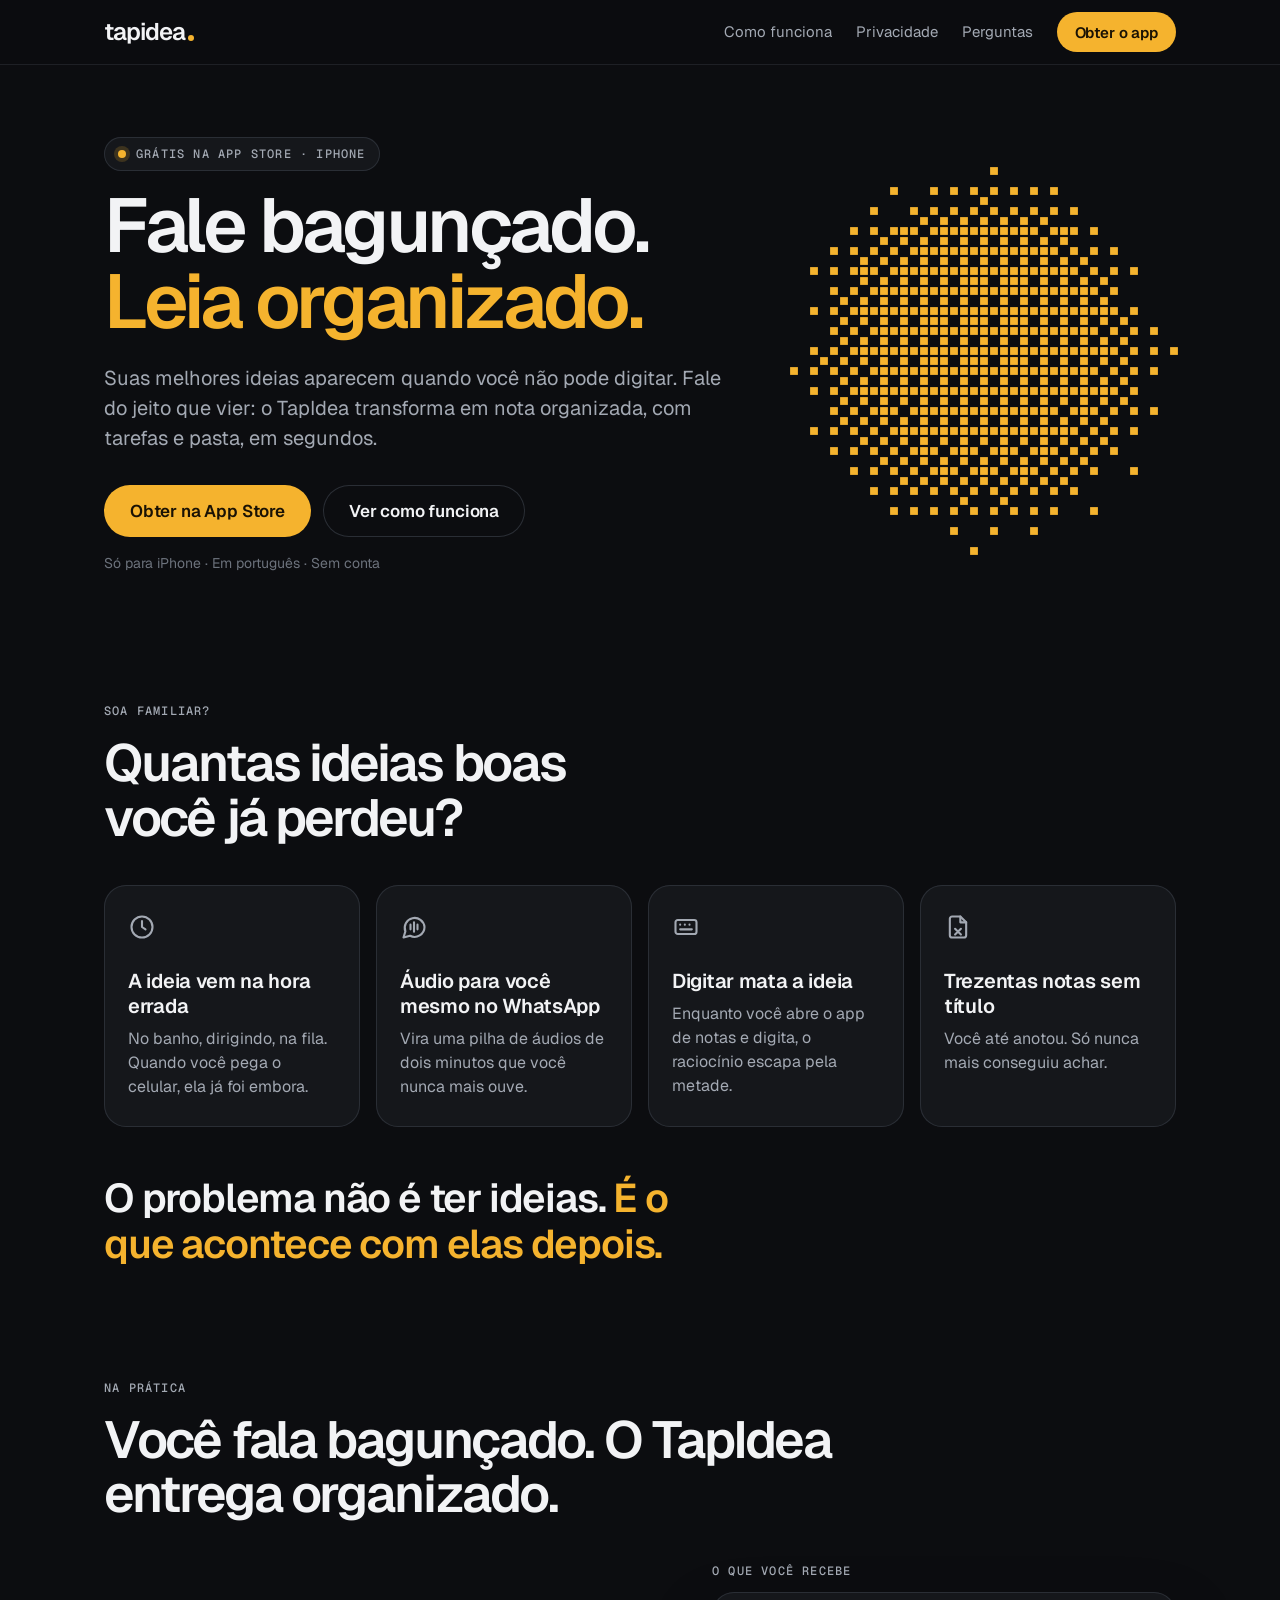
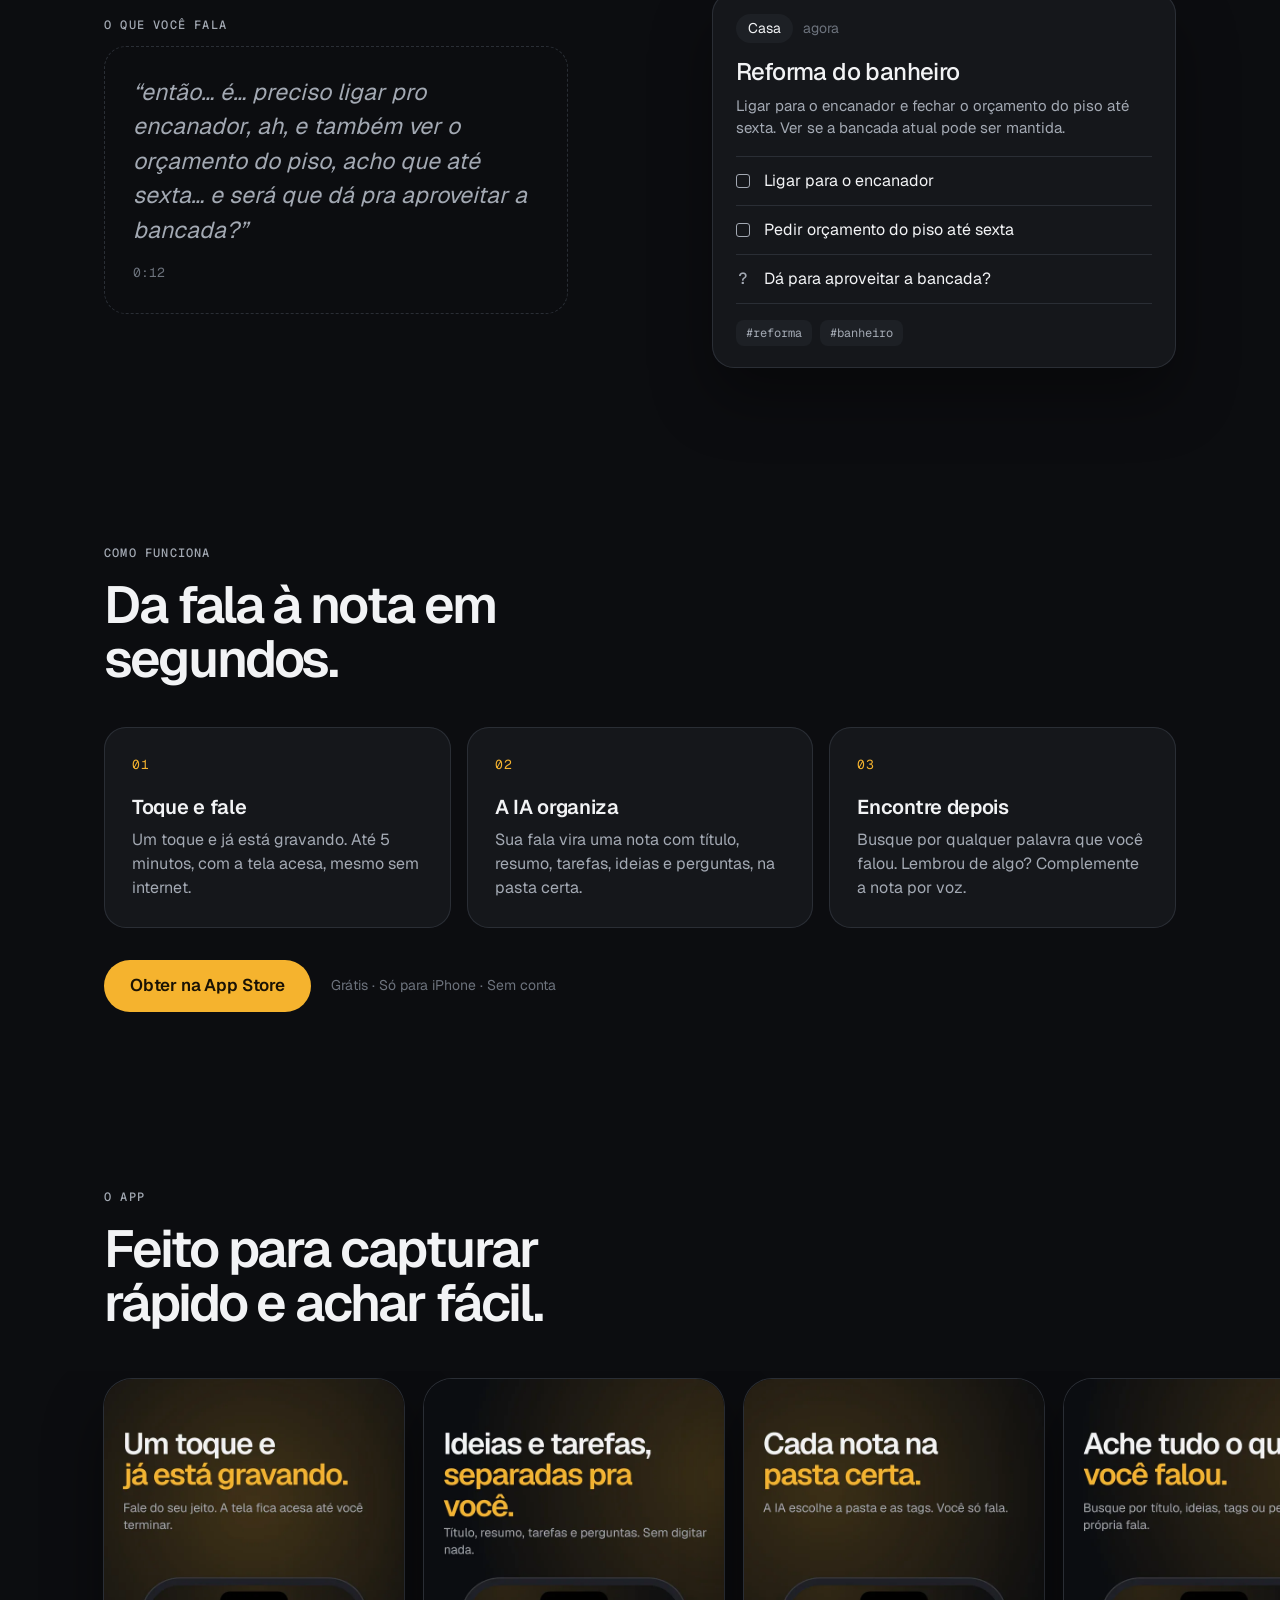
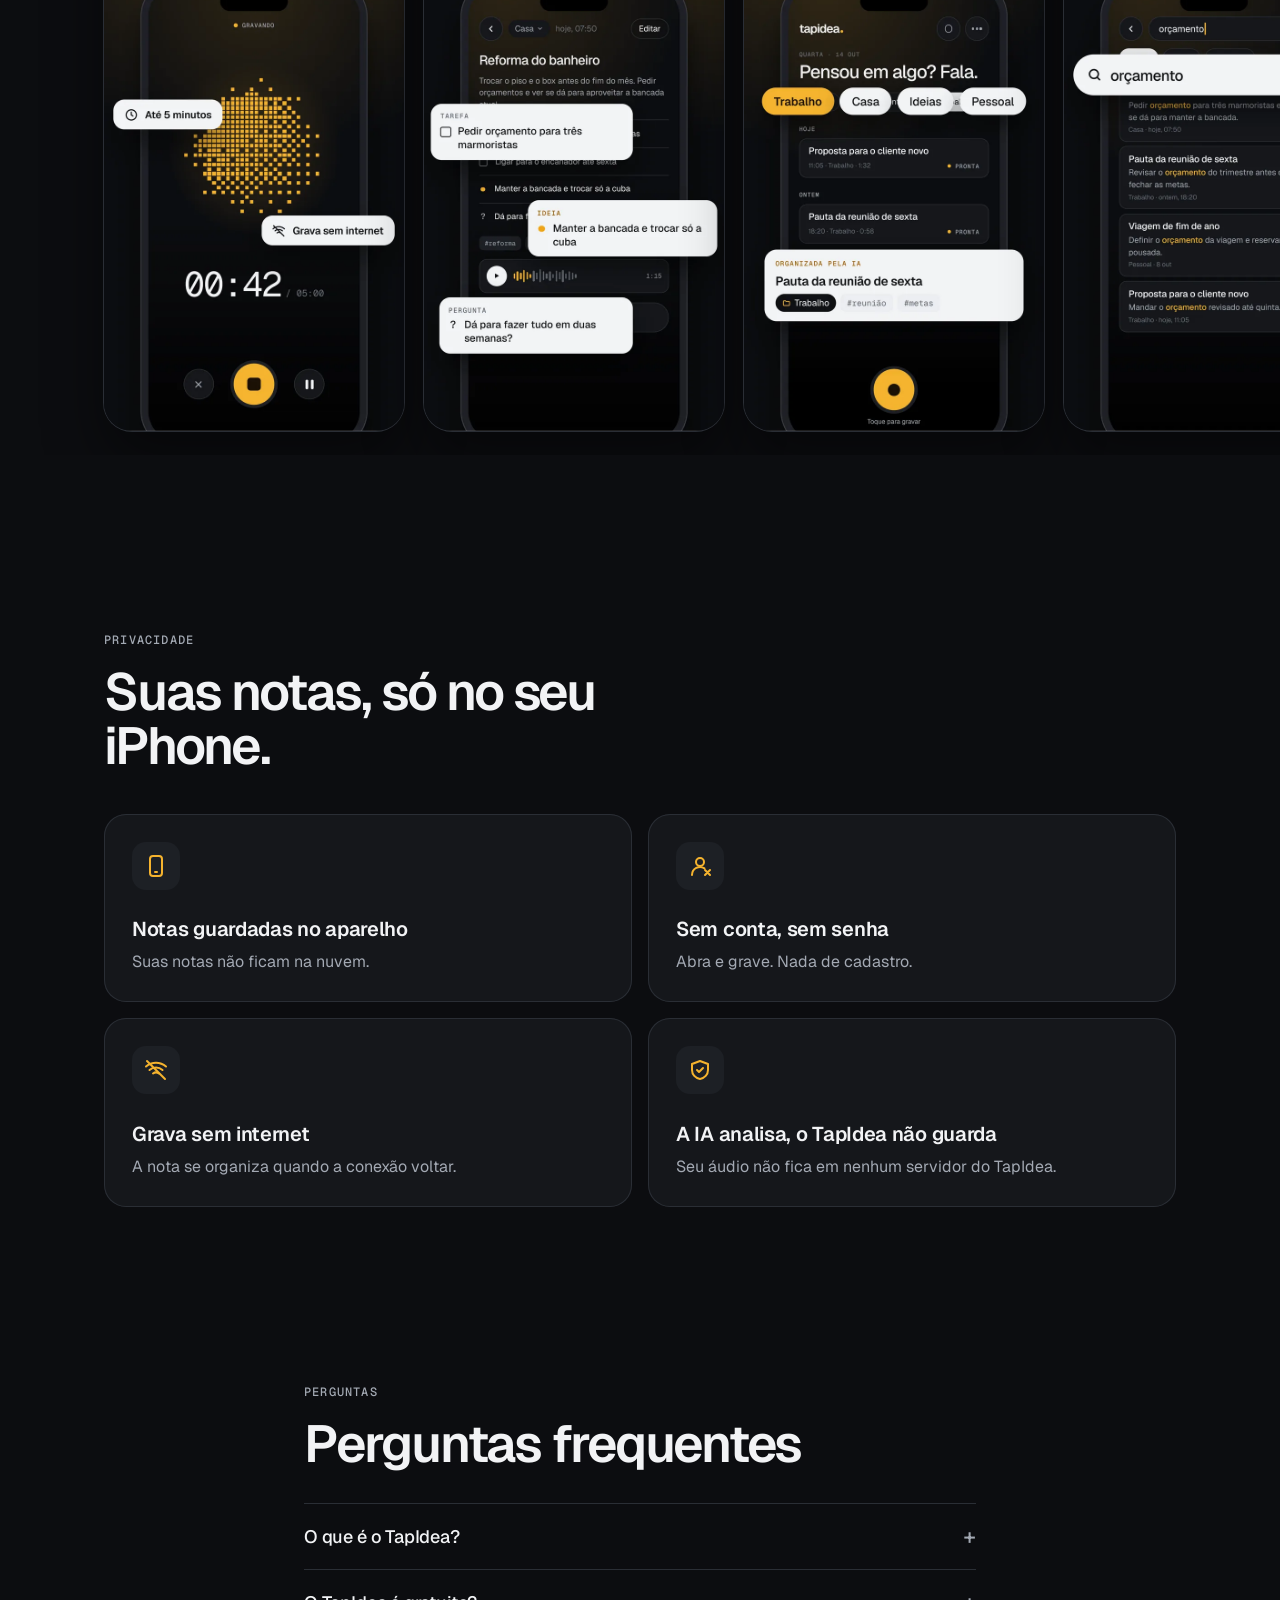
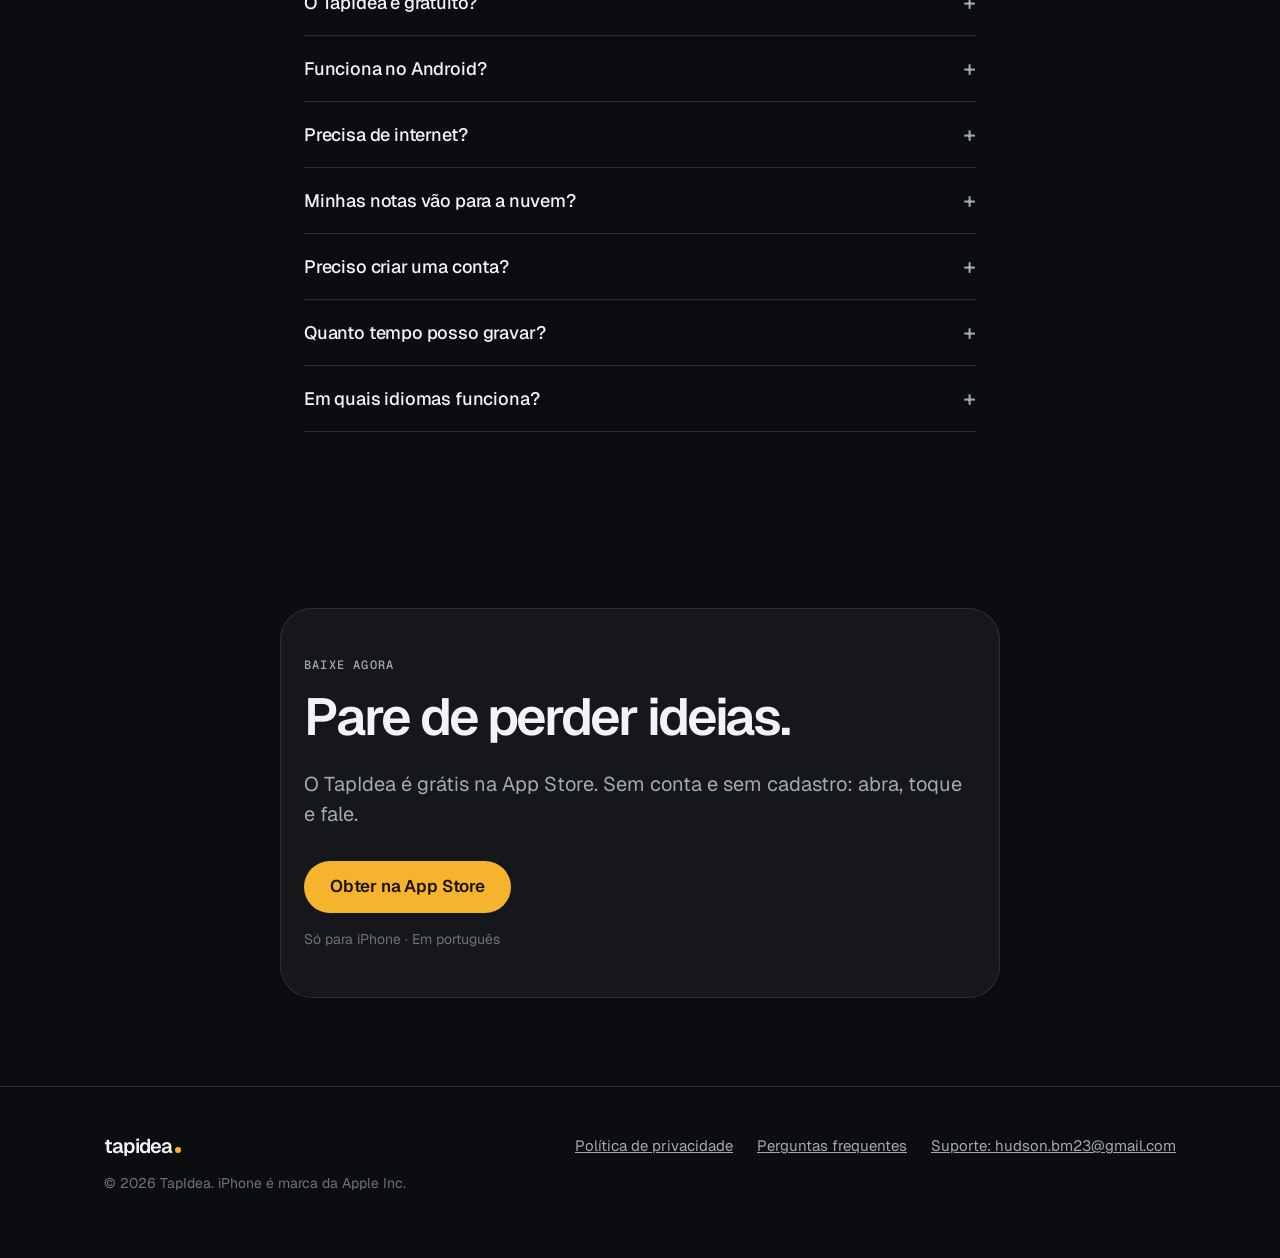
<file: index.html>
<!doctype html>
<html lang="pt-BR">
<head>
<meta charset="utf-8">
<meta name="viewport" content="width=device-width, initial-scale=1, viewport-fit=cover">
<title>TapIdea — Fale bagunçado. Leia organizado. | Notas de voz com IA para iPhone</title>
<meta name="description" content="Grave uma ideia em um toque. O TapIdea transcreve sua fala e organiza em notas com título, resumo, tarefas, pastas e tags. App para iPhone, em português. Grátis na App Store.">
<link rel="canonical" href="https://tapidea-lista.vercel.app/">
<meta name="robots" content="index, follow, max-image-preview:large">
<meta name="theme-color" content="#0C0D10">
<meta name="apple-itunes-app" content="app-id=6822850668">
<meta name="color-scheme" content="dark">

<meta property="og:type" content="website">
<meta property="og:locale" content="pt_BR">
<meta property="og:site_name" content="TapIdea">
<meta property="og:url" content="https://tapidea-lista.vercel.app/">
<meta property="og:title" content="TapIdea — Fale bagunçado. Leia organizado.">
<meta property="og:description" content="Grave uma ideia em um toque. A IA transforma sua fala em notas organizadas, com tarefas, pastas e tags. Para iPhone.">
<meta property="og:image" content="https://tapidea-lista.vercel.app/og.png">
<meta property="og:image:width" content="1200">
<meta property="og:image:height" content="630">
<meta property="og:image:alt" content="TapIdea: notas de voz organizadas por IA no iPhone">
<meta name="twitter:card" content="summary_large_image">
<meta name="twitter:title" content="TapIdea — Fale bagunçado. Leia organizado.">
<meta name="twitter:description" content="Grave uma ideia em um toque. A IA transforma sua fala em notas organizadas. Para iPhone.">
<meta name="twitter:image" content="https://tapidea-lista.vercel.app/og.png">

<link rel="icon" href="/favicon-32.png" sizes="32x32" type="image/png">
<link rel="apple-touch-icon" href="/apple-touch-icon.png">
<link rel="alternate" type="text/plain" href="/llms.txt" title="Resumo do TapIdea para IAs">

<link rel="preconnect" href="https://fonts.googleapis.com">
<link rel="preconnect" href="https://fonts.gstatic.com" crossorigin>
<link rel="stylesheet" href="https://fonts.googleapis.com/css2?family=Geist:wght@400;500;600&family=Geist+Mono:wght@400;500&display=swap">
<link rel="stylesheet" href="/styles.css">
<script src="/main.js" defer></script>

<script type="application/ld+json">
{
  "@context": "https://schema.org",
  "@graph": [
    {
      "@type": "WebSite",
      "@id": "https://tapidea-lista.vercel.app/#website",
      "url": "https://tapidea-lista.vercel.app/",
      "name": "TapIdea",
      "inLanguage": "pt-BR"
    },
    {
      "@type": "MobileApplication",
      "@id": "https://tapidea-lista.vercel.app/#app",
      "name": "TapIdea",
      "url": "https://tapidea-lista.vercel.app/",
      "downloadUrl": "https://apps.apple.com/br/app/tapidea/id6822850668",
      "installUrl": "https://apps.apple.com/br/app/tapidea/id6822850668",
      "operatingSystem": "iOS",
      "applicationCategory": "ProductivityApplication",
      "inLanguage": "pt-BR",
      "image": "https://tapidea-lista.vercel.app/assets/icon-512.png",
      "description": "App de notas de voz para iPhone. Você grava uma ideia em um toque e a IA transcreve e organiza em uma nota com título, resumo, tarefas, ideias, perguntas, pasta e tags. As notas ficam guardadas no próprio aparelho.",
      "featureList": [
        "Gravação em um toque, até 5 minutos, com a tela sempre acesa",
        "Transcrição e organização automáticas por IA",
        "Tarefas, ideias e perguntas separadas em cada nota",
        "Pasta e tags escolhidas pela IA",
        "Busca por título, ideias, tags e pela própria fala",
        "Complementar uma nota por voz",
        "Gravação sem internet; a nota se organiza quando a conexão voltar",
        "Sem conta e sem senha; notas guardadas no iPhone",
        "Tema claro e escuro"
      ],
      "screenshot": [
        "https://tapidea-lista.vercel.app/assets/screens/02.webp",
        "https://tapidea-lista.vercel.app/assets/screens/03.webp",
        "https://tapidea-lista.vercel.app/assets/screens/04.webp",
        "https://tapidea-lista.vercel.app/assets/screens/05.webp"
      ],
      "offers": {
        "@type": "Offer",
        "price": "0",
        "priceCurrency": "BRL",
        "description": "Download gratuito na App Store."
      }
    },
    {
      "@type": "FAQPage",
      "@id": "https://tapidea-lista.vercel.app/#faq",
      "mainEntity": [
        {
          "@type": "Question",
          "name": "O que é o TapIdea?",
          "acceptedAnswer": { "@type": "Answer", "text": "É um app de notas de voz para iPhone. Você toca, fala sua ideia do jeito que vier, e a IA transcreve e organiza em uma nota com título, resumo, tarefas, ideias, perguntas, pasta e tags." }
        },
        {
          "@type": "Question",
          "name": "O TapIdea é gratuito?",
          "acceptedAnswer": { "@type": "Answer", "text": "Sim, o download é grátis na App Store. Se um dia houver um plano pago, quem já usa o app será avisado antes de qualquer cobrança." }
        },
        {
          "@type": "Question",
          "name": "Funciona no Android?",
          "acceptedAnswer": { "@type": "Answer", "text": "Não. O TapIdea é feito só para iPhone." }
        },
        {
          "@type": "Question",
          "name": "Precisa de internet?",
          "acceptedAnswer": { "@type": "Answer", "text": "Para gravar, não. A transcrição e a organização usam a internet: a gravação fica na fila e vira nota assim que a conexão voltar." }
        },
        {
          "@type": "Question",
          "name": "Minhas notas vão para a nuvem?",
          "acceptedAnswer": { "@type": "Answer", "text": "Não. As notas ficam guardadas no seu iPhone. Para transcrever e organizar, o áudio é enviado a um serviço de IA, que pode mantê-lo por até 30 dias para prevenir abuso; o TapIdea não guarda seu áudio em servidor." }
        },
        {
          "@type": "Question",
          "name": "Preciso criar uma conta?",
          "acceptedAnswer": { "@type": "Answer", "text": "Não. Você abre o app e já pode gravar, sem cadastro e sem senha." }
        },
        {
          "@type": "Question",
          "name": "Quanto tempo posso gravar?",
          "acceptedAnswer": { "@type": "Answer", "text": "Até 5 minutos por gravação. Depois, dá para complementar a mesma nota por voz." }
        },
        {
          "@type": "Question",
          "name": "Em quais idiomas funciona?",
          "acceptedAnswer": { "@type": "Answer", "text": "Por enquanto, em português. Inglês e espanhol estão nos planos." }
        }
      ]
    }
  ]
}
</script>
</head>
<body>
<a class="skip" href="#conteudo">Pular para o conteúdo</a>

<header class="top">
  <div class="wrap top-row">
    <a class="wordmark" href="/" aria-label="TapIdea, início">tapidea<span class="dot" aria-hidden="true"></span></a>
    <nav aria-label="Principal" class="nav">
      <a href="#como-funciona">Como funciona</a>
      <a href="#privacidade">Privacidade</a>
      <a href="#perguntas">Perguntas</a>
      <a class="btn btn-small" href="https://apps.apple.com/br/app/tapidea/id6822850668">Obter o app</a>
    </nav>
  </div>
</header>

<main id="conteudo">
  <section class="hero" aria-labelledby="hero-title">
    <div class="wrap hero-grid">
      <div class="hero-copy">
        <p class="eyebrow"><span class="live" aria-hidden="true"></span>Grátis na App Store · iPhone</p>
        <h1 id="hero-title">Fale bagunçado.<br><span class="accent">Leia organizado.</span></h1>
        <p class="lead">Suas melhores ideias aparecem quando você não pode digitar. Fale do jeito que vier: o TapIdea transforma em nota organizada, com tarefas e pasta, em segundos.</p>
        <div class="cta-row">
          <a class="btn" href="https://apps.apple.com/br/app/tapidea/id6822850668">Obter na App Store</a>
          <a class="btn btn-ghost" href="#como-funciona">Ver como funciona</a>
        </div>
        <p class="fine">Só para iPhone · Em português · Sem conta</p>
      </div>
      <div class="hero-orb">
        <canvas id="orb" width="420" height="420" role="img" aria-label="O Orb do TapIdea: uma esfera pontilhada em âmbar que reage à voz"></canvas>
      </div>
    </div>
  </section>

  <section id="dor" class="section" aria-labelledby="dor-title">
    <div class="wrap">
      <p class="label">Soa familiar?</p>
      <h2 id="dor-title">Quantas ideias boas você já perdeu?</h2>
      <ul class="pains">
        <li class="pain">
          <svg aria-hidden="true" viewBox="0 0 24 24"><circle cx="12" cy="12" r="9"/><path d="M12 7v5l3 2"/></svg>
          <h3>A ideia vem na hora errada</h3>
          <p>No banho, dirigindo, na fila. Quando você pega o celular, ela já foi embora.</p>
        </li>
        <li class="pain">
          <svg aria-hidden="true" viewBox="0 0 24 24"><path d="M21 12a8.5 8.5 0 0 1-12.4 7.5L3 21l1.6-5.2A8.5 8.5 0 1 1 21 12z"/><path d="M9 10v4M12 8v8M15 10v4"/></svg>
          <h3>Áudio para você mesmo no WhatsApp</h3>
          <p>Vira uma pilha de áudios de dois minutos que você nunca mais ouve.</p>
        </li>
        <li class="pain">
          <svg aria-hidden="true" viewBox="0 0 24 24"><rect x="3" y="6" width="18" height="12" rx="2"/><path d="M7 10h.01M11 10h.01M15 10h.01M7 14h10"/></svg>
          <h3>Digitar mata a ideia</h3>
          <p>Enquanto você abre o app de notas e digita, o raciocínio escapa pela metade.</p>
        </li>
        <li class="pain">
          <svg aria-hidden="true" viewBox="0 0 24 24"><path d="M14 3H7a2 2 0 0 0-2 2v14a2 2 0 0 0 2 2h10a2 2 0 0 0 2-2V8z"/><path d="M14 3v5h5"/><path d="M9.5 13.5l5 5M14.5 13.5l-5 5"/></svg>
          <h3>Trezentas notas sem título</h3>
          <p>Você até anotou. Só nunca mais conseguiu achar.</p>
        </li>
      </ul>
      <p class="punch">O problema não é ter ideias. <span class="accent">É o que acontece com elas depois.</span></p>
    </div>
  </section>

  <section id="antes-depois" class="section" aria-labelledby="ad-title">
    <div class="wrap">
      <p class="label">Na prática</p>
      <h2 id="ad-title">Você fala bagunçado. O TapIdea entrega organizado.</h2>
      <div class="ba">
        <figure class="ba-before">
          <figcaption class="ba-tag">O que você fala</figcaption>
          <blockquote>
            <p>“então… é… preciso ligar pro encanador, ah, e também ver o orçamento do piso, acho que até sexta… e será que dá pra aproveitar a bancada?”</p>
            <span class="ba-time">0:12</span>
          </blockquote>
        </figure>

        <div class="ba-arrow" aria-hidden="true">
          <canvas id="orb-mini" width="96" height="96"></canvas>
        </div>

        <figure class="ba-after">
          <figcaption class="ba-tag">O que você recebe</figcaption>
          <div class="note">
            <div class="note-meta"><span class="chip-folder">Casa</span><span>agora</span></div>
            <p class="note-title">Reforma do banheiro</p>
            <p class="note-summary">Ligar para o encanador e fechar o orçamento do piso até sexta. Ver se a bancada atual pode ser mantida.</p>
            <ul class="note-items">
              <li><span class="mk mk-task" aria-hidden="true"></span><span class="sr-only">Tarefa: </span>Ligar para o encanador</li>
              <li><span class="mk mk-task" aria-hidden="true"></span><span class="sr-only">Tarefa: </span>Pedir orçamento do piso até sexta</li>
              <li><span class="mk mk-q" aria-hidden="true">?</span><span class="sr-only">Pergunta: </span>Dá para aproveitar a bancada?</li>
            </ul>
            <p class="note-tags"><span>#reforma</span><span>#banheiro</span></p>
          </div>
        </figure>
      </div>
    </div>
  </section>

  <section id="como-funciona" class="section" aria-labelledby="como-title">
    <div class="wrap">
      <p class="label">Como funciona</p>
      <h2 id="como-title">Da fala à nota em segundos.</h2>
      <ol class="steps">
        <li>
          <span class="step-n">01</span>
          <h3>Toque e fale</h3>
          <p>Um toque e já está gravando. Até 5 minutos, com a tela acesa, mesmo sem internet.</p>
        </li>
        <li>
          <span class="step-n">02</span>
          <h3>A IA organiza</h3>
          <p>Sua fala vira uma nota com título, resumo, tarefas, ideias e perguntas, na pasta certa.</p>
        </li>
        <li>
          <span class="step-n">03</span>
          <h3>Encontre depois</h3>
          <p>Busque por qualquer palavra que você falou. Lembrou de algo? Complemente a nota por voz.</p>
        </li>
      </ol>
      <div class="section-cta">
        <a class="btn" href="https://apps.apple.com/br/app/tapidea/id6822850668">Obter na App Store</a>
        <p class="fine">Grátis · Só para iPhone · Sem conta</p>
      </div>
    </div>
  </section>

  <section class="section gallery-section" aria-labelledby="telas-title">
    <div class="wrap">
      <p class="label">O app</p>
      <h2 id="telas-title">Feito para capturar rápido e achar fácil.</h2>
    </div>
    <div class="gallery" tabindex="0" aria-label="Telas do TapIdea, role para o lado">
      <figure>
        <img src="/assets/screens/02.webp" width="660" height="1434" loading="lazy" decoding="async" alt="Tela de gravação: um toque e já está gravando, até 5 minutos, grava sem internet.">
      </figure>
      <figure>
        <img src="/assets/screens/03.webp" width="660" height="1434" loading="lazy" decoding="async" alt="Nota pronta com resumo e itens separados em tarefa, ideia e pergunta.">
      </figure>
      <figure>
        <img src="/assets/screens/04.webp" width="660" height="1434" loading="lazy" decoding="async" alt="Notas filtradas pela pasta Trabalho; a IA escolhe a pasta e as tags de cada nota.">
      </figure>
      <figure>
        <img src="/assets/screens/05.webp" width="660" height="1434" loading="lazy" decoding="async" alt="Busca pela palavra orçamento, com o termo destacado nos resultados.">
      </figure>
    </div>
  </section>

  <section id="privacidade" class="section" aria-labelledby="priv-title">
    <div class="wrap">
      <p class="label">Privacidade</p>
      <h2 id="priv-title">Suas notas, só no seu iPhone.</h2>
      <ul class="cards">
        <li class="card">
          <svg aria-hidden="true" viewBox="0 0 24 24"><rect x="6" y="2" width="12" height="20" rx="3"/><path d="M11 18h2"/></svg>
          <h3>Notas guardadas no aparelho</h3>
          <p>Suas notas não ficam na nuvem.</p>
        </li>
        <li class="card">
          <svg aria-hidden="true" viewBox="0 0 24 24"><circle cx="12" cy="8" r="4"/><path d="M4 21a8 8 0 0 1 12.5-6.6"/><path d="M17 16l5 5M22 16l-5 5"/></svg>
          <h3>Sem conta, sem senha</h3>
          <p>Abra e grave. Nada de cadastro.</p>
        </li>
        <li class="card">
          <svg aria-hidden="true" viewBox="0 0 24 24"><path d="M2 8.5a15 15 0 0 1 20 0"/><path d="M5.5 12a10 10 0 0 1 13 0"/><path d="M9 15.5a5 5 0 0 1 6 0"/><path d="M3 3l18 18"/></svg>
          <h3>Grava sem internet</h3>
          <p>A nota se organiza quando a conexão voltar.</p>
        </li>
        <li class="card">
          <svg aria-hidden="true" viewBox="0 0 24 24"><path d="M12 3l8 3v6c0 4.5-3.4 8.3-8 9-4.6-.7-8-4.5-8-9V6z"/><path d="M9 12l2 2 4-4"/></svg>
          <h3>A IA analisa, o TapIdea não guarda</h3>
          <p>Seu áudio não fica em nenhum servidor do TapIdea.</p>
        </li>
      </ul>
    </div>
  </section>

  <section id="perguntas" class="section" aria-labelledby="faq-title">
    <div class="wrap narrow">
      <p class="label">Perguntas</p>
      <h2 id="faq-title">Perguntas frequentes</h2>
      <div class="faq">
        <details>
          <summary>O que é o TapIdea?</summary>
          <p>É um app de notas de voz para iPhone. Você toca, fala sua ideia do jeito que vier, e a IA transcreve e organiza em uma nota com título, resumo, tarefas, ideias, perguntas, pasta e tags.</p>
        </details>
        <details>
          <summary>O TapIdea é gratuito?</summary>
          <p>Sim, o download é grátis na App Store. Se um dia houver um plano pago, quem já usa o app será avisado antes de qualquer cobrança.</p>
        </details>
        <details>
          <summary>Funciona no Android?</summary>
          <p>Não. O TapIdea é feito só para iPhone.</p>
        </details>
        <details>
          <summary>Precisa de internet?</summary>
          <p>Para gravar, não. A transcrição e a organização usam a internet: a gravação fica na fila e vira nota assim que a conexão voltar.</p>
        </details>
        <details>
          <summary>Minhas notas vão para a nuvem?</summary>
          <p>Não. As notas ficam guardadas no seu iPhone. Para transcrever e organizar, o áudio é enviado a um serviço de IA, que pode mantê-lo por até 30 dias para prevenir abuso; o TapIdea não guarda seu áudio em servidor. Detalhes na <a href="/privacidade">política de privacidade</a>.</p>
        </details>
        <details>
          <summary>Preciso criar uma conta?</summary>
          <p>Não. Você abre o app e já pode gravar, sem cadastro e sem senha.</p>
        </details>
        <details>
          <summary>Quanto tempo posso gravar?</summary>
          <p>Até 5 minutos por gravação. Depois, dá para complementar a mesma nota por voz.</p>
        </details>
        <details>
          <summary>Em quais idiomas funciona?</summary>
          <p>Por enquanto, em português. Inglês e espanhol estão nos planos.</p>
        </details>
      </div>
    </div>
  </section>

  <section id="baixar" class="section join" aria-labelledby="baixar-title">
    <div class="wrap narrow">
      <p class="label">Baixe agora</p>
      <h2 id="baixar-title">Pare de perder ideias.</h2>
      <p class="lead">O TapIdea é grátis na App Store. Sem conta e sem cadastro: abra, toque e fale.</p>
      <div class="cta-row">
        <a class="btn" href="https://apps.apple.com/br/app/tapidea/id6822850668">Obter na App Store</a>
      </div>
      <p class="fine">Só para iPhone · Em português</p>
    </div>
  </section>
</main>

<footer class="foot">
  <div class="wrap foot-row">
    <a class="wordmark small" href="/" aria-label="TapIdea, início">tapidea<span class="dot" aria-hidden="true"></span></a>
    <nav aria-label="Rodapé" class="foot-nav">
      <a href="/privacidade">Política de privacidade</a>
      <a href="#perguntas">Perguntas frequentes</a>
      <a href="mailto:hudson.bm23@gmail.com?subject=TapIdea%20-%20Suporte">Suporte: hudson.bm23@gmail.com</a>
    </nav>
    <p class="fine">© 2026 TapIdea. iPhone é marca da Apple Inc.</p>
  </div>
</footer>
</body>
</html>
</file>
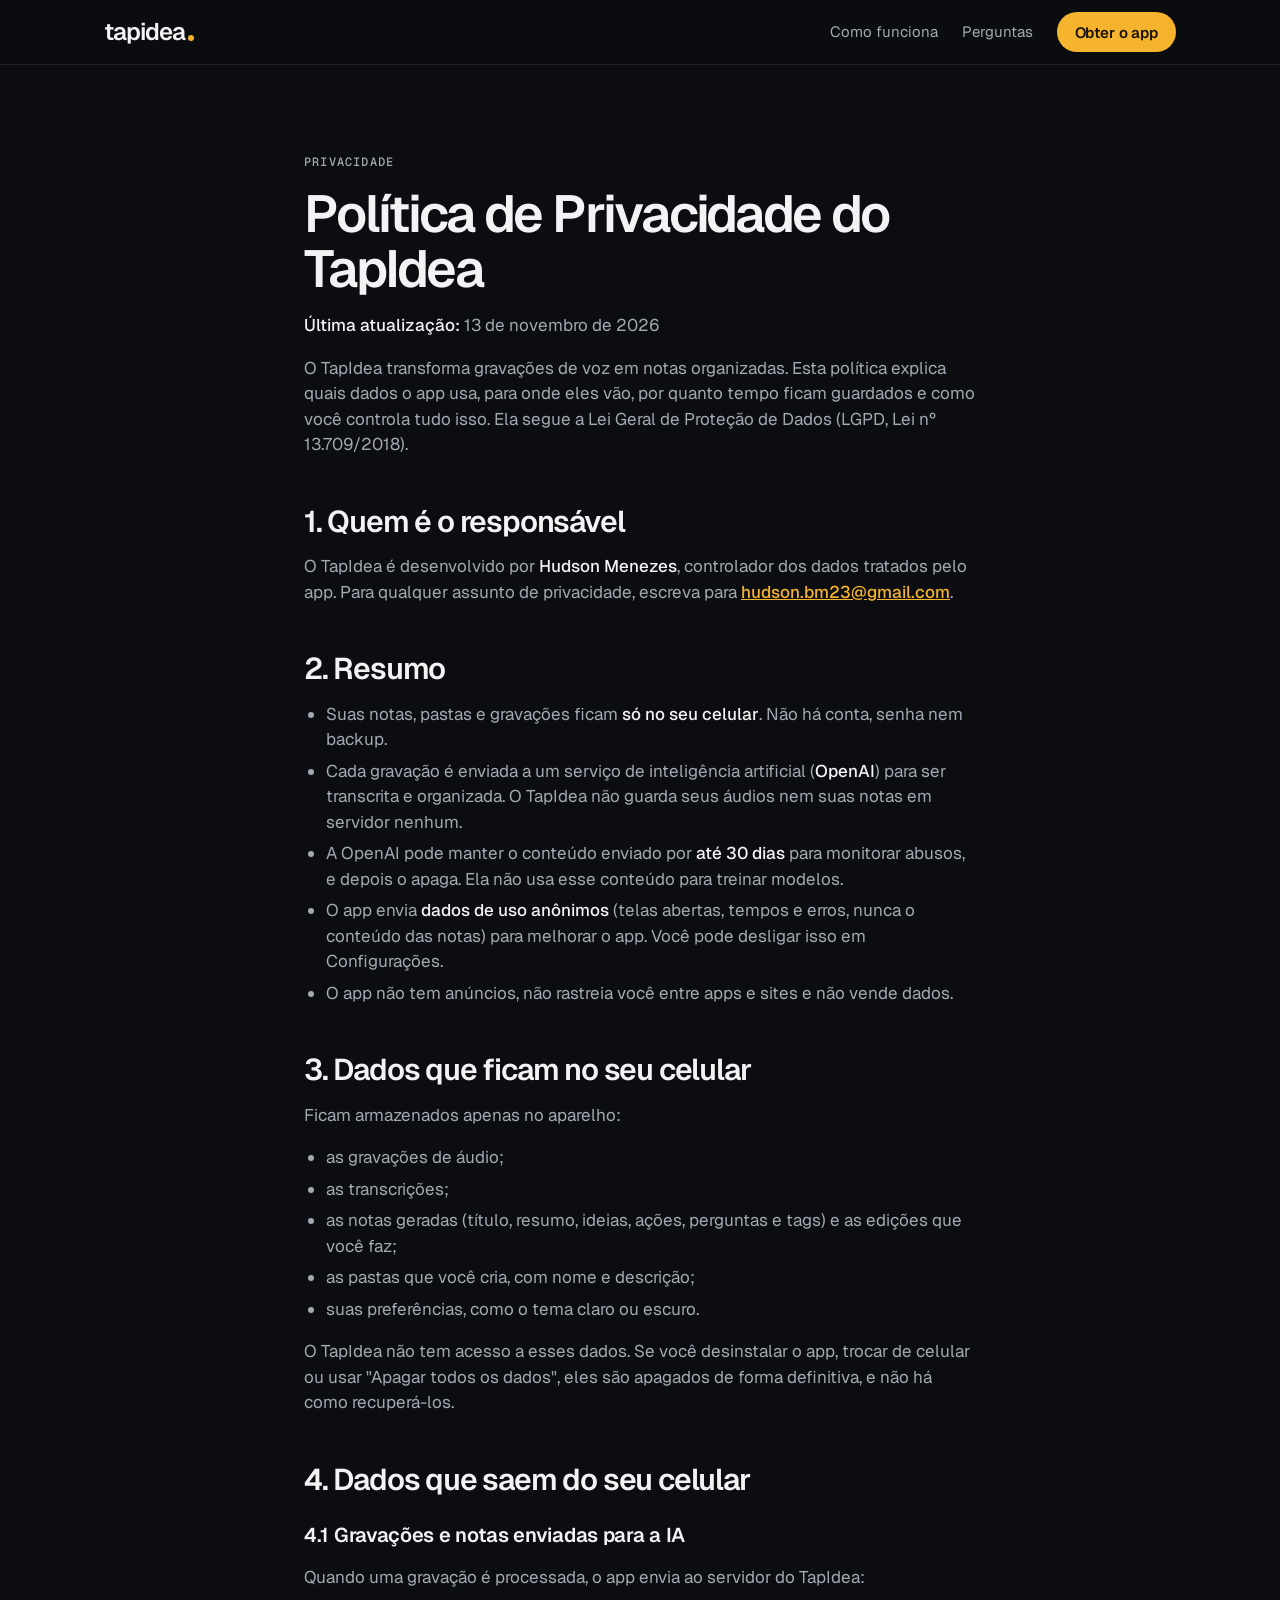
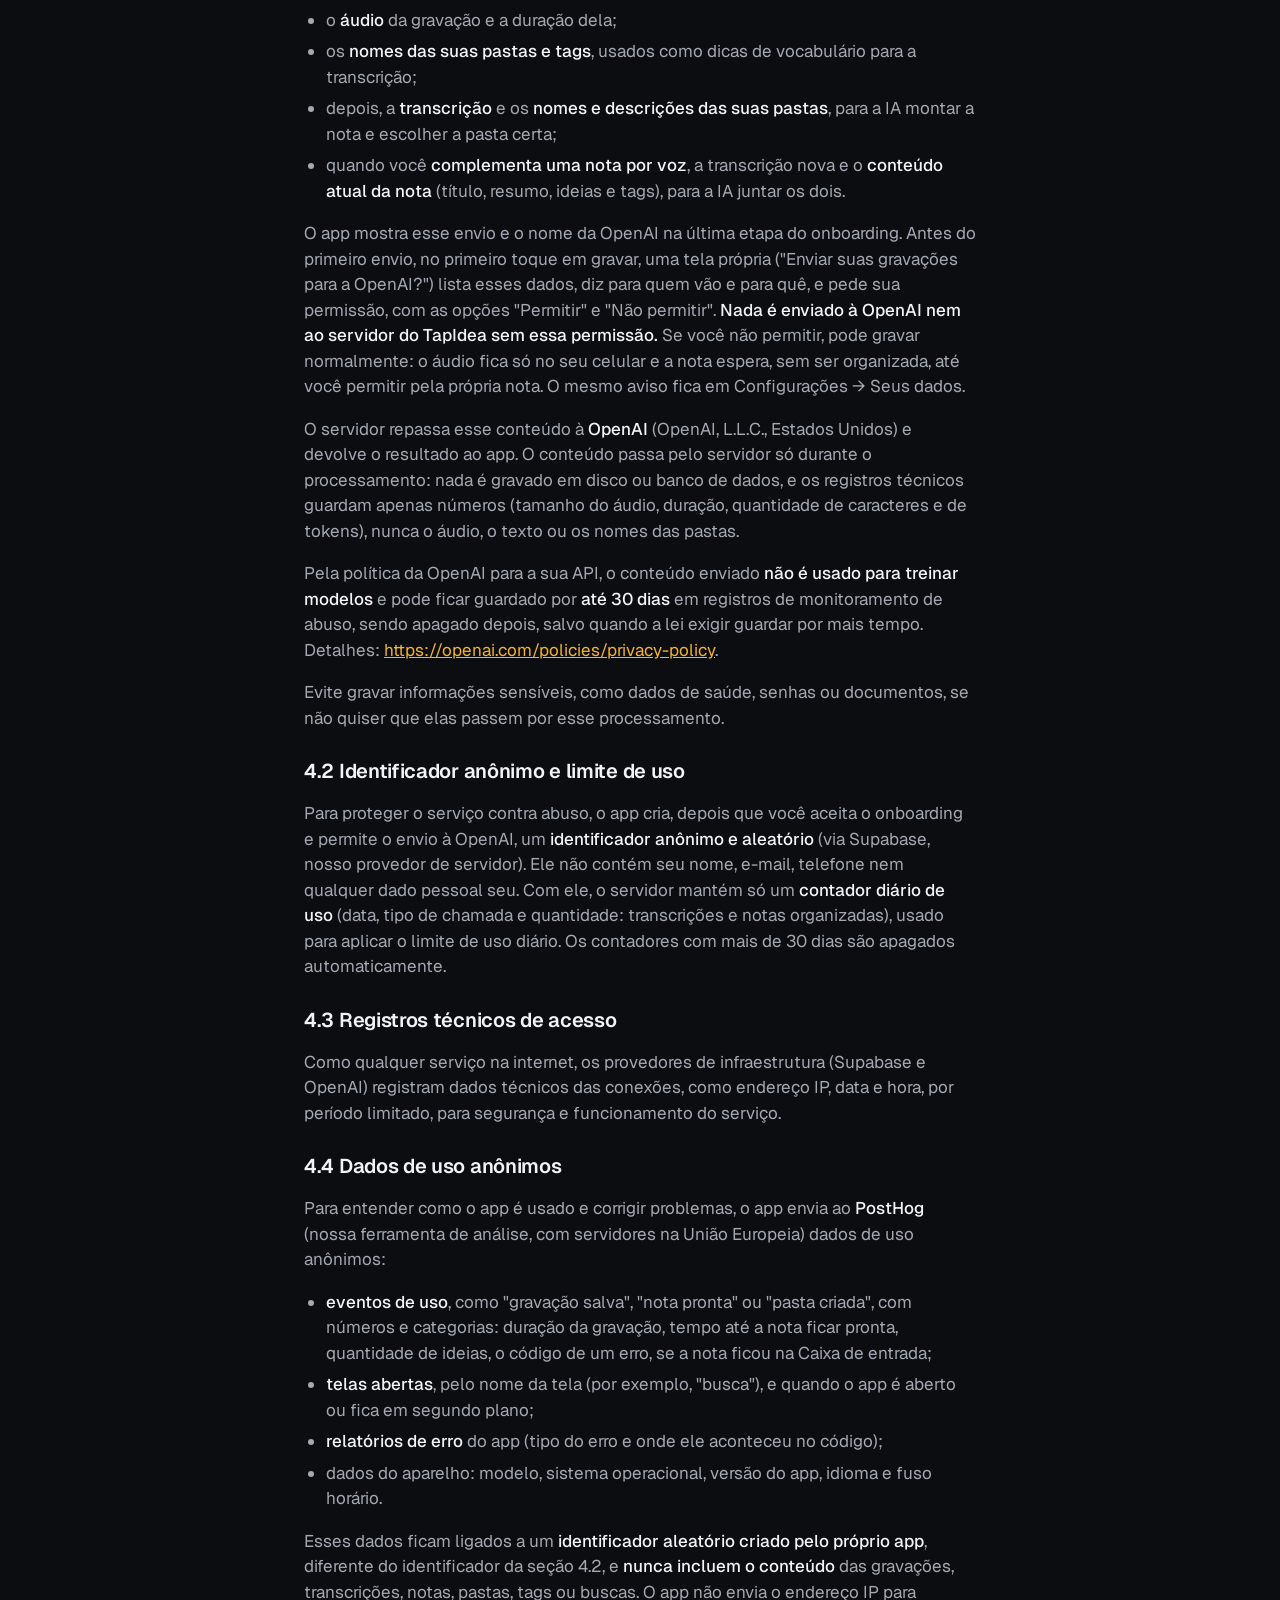
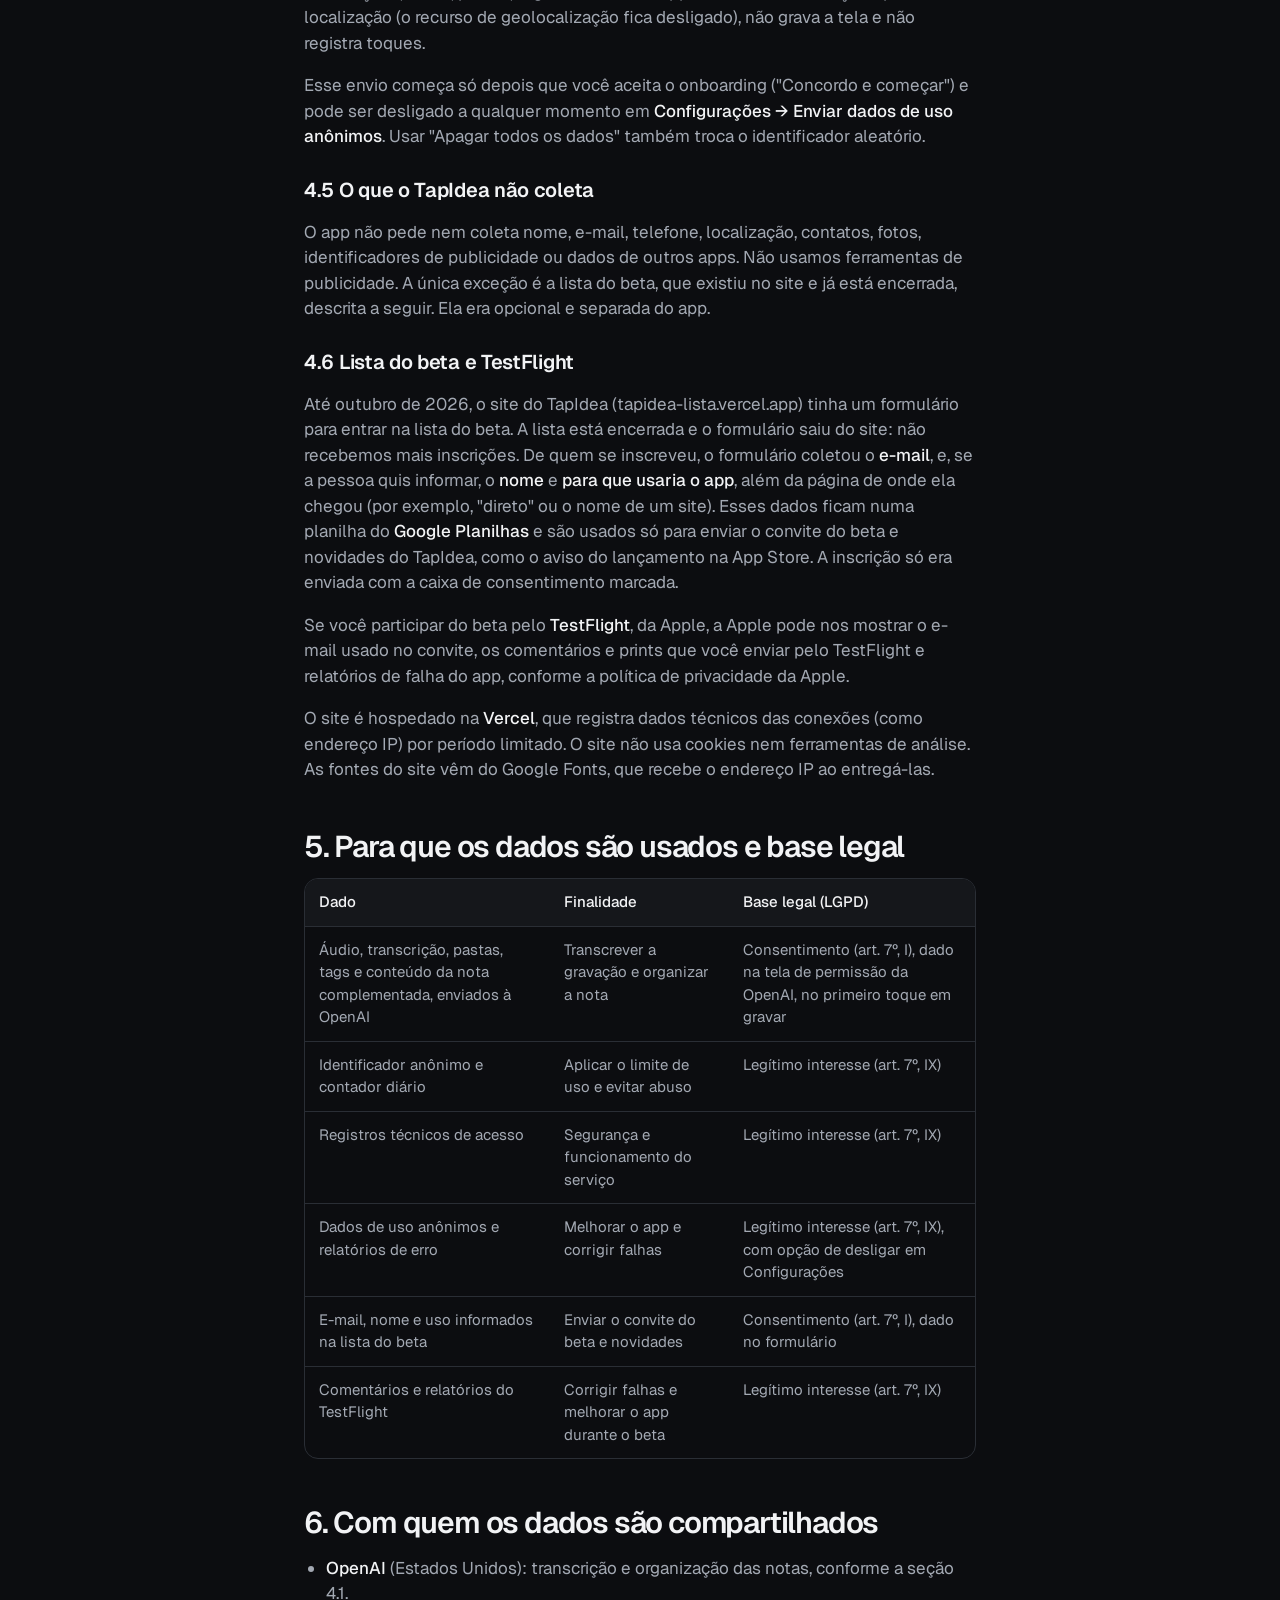
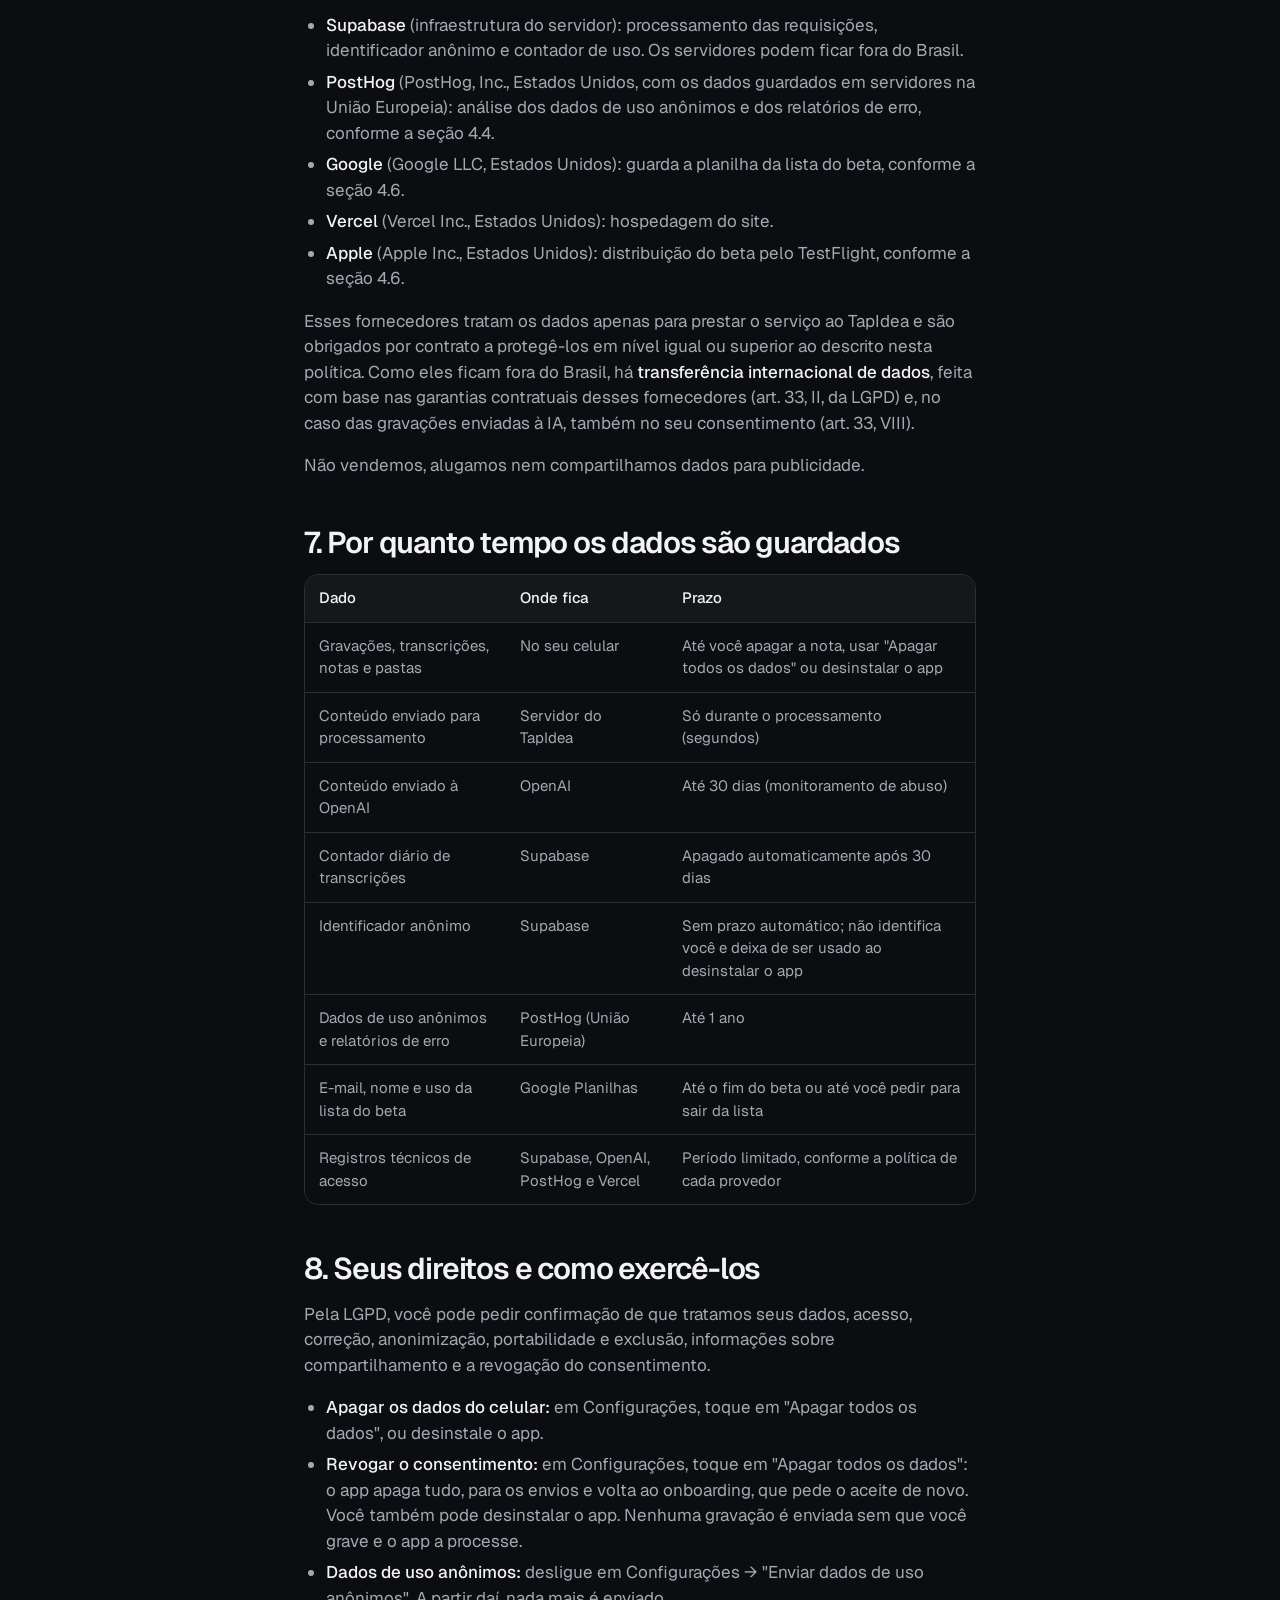
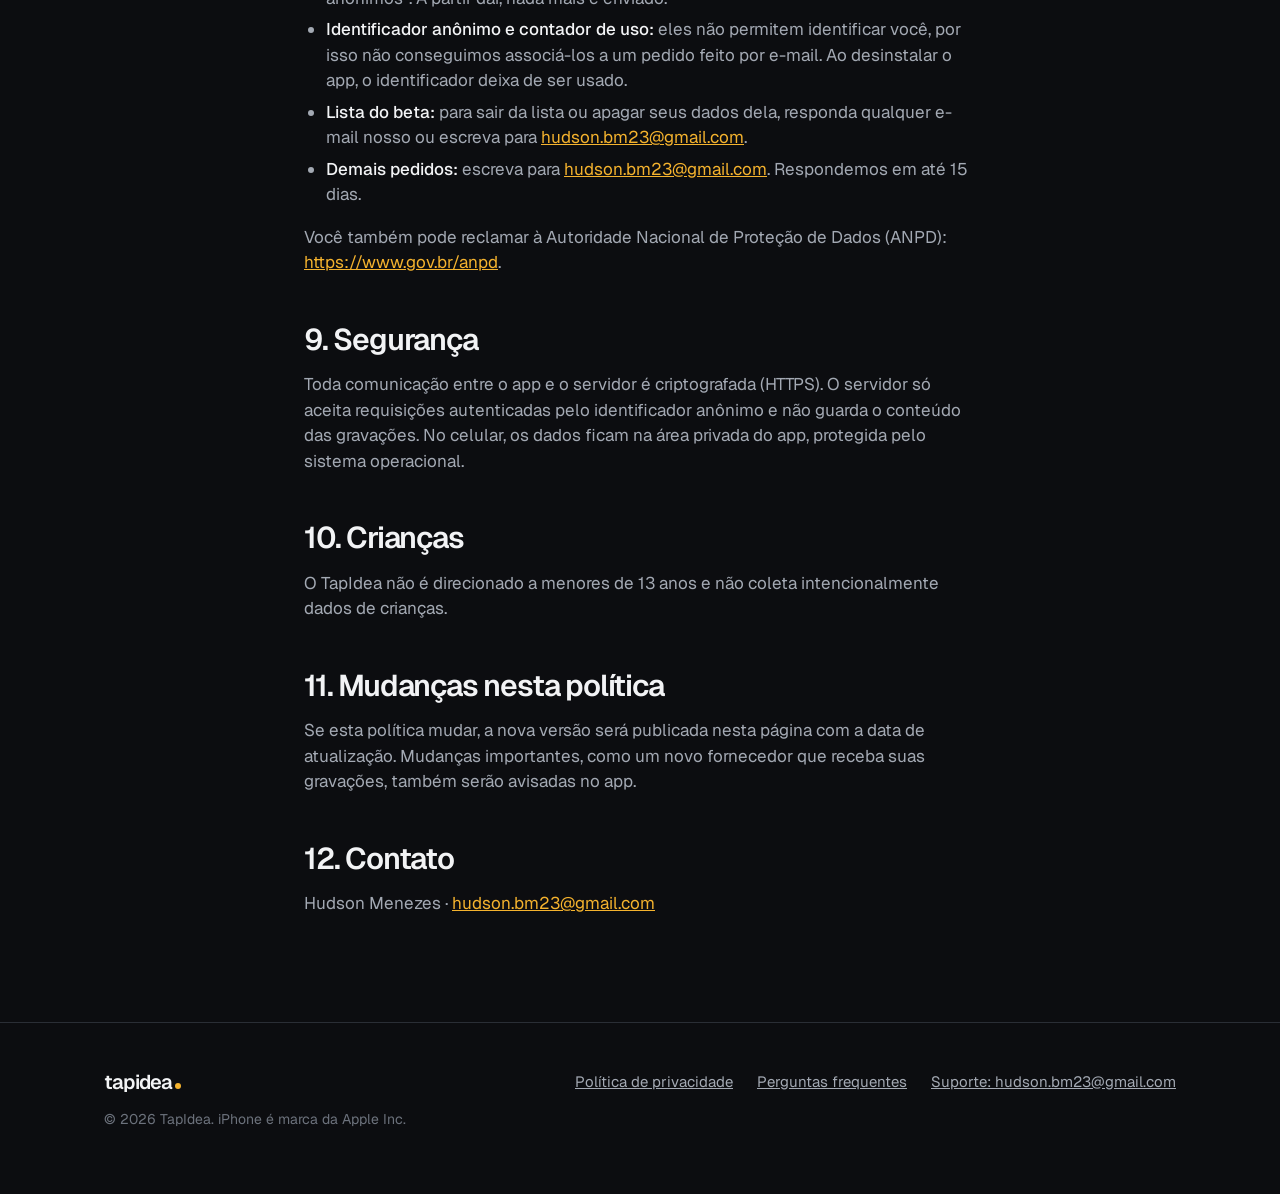
<file: privacidade.html>
<!doctype html>
<html lang="pt-BR">
<head>
<meta charset="utf-8">
<meta name="viewport" content="width=device-width, initial-scale=1, viewport-fit=cover">
<title>Política de Privacidade — TapIdea</title>
<meta name="description" content="Quais dados o TapIdea usa, para onde vão, por quanto tempo ficam guardados e como você controla tudo isso. Conforme a LGPD.">
<link rel="canonical" href="https://tapidea-lista.vercel.app/privacidade">
<meta name="robots" content="index, follow">
<meta name="theme-color" content="#0C0D10">
<meta name="color-scheme" content="dark">
<meta property="og:type" content="article">
<meta property="og:locale" content="pt_BR">
<meta property="og:site_name" content="TapIdea">
<meta property="og:url" content="https://tapidea-lista.vercel.app/privacidade">
<meta property="og:title" content="Política de Privacidade — TapIdea">
<meta property="og:image" content="https://tapidea-lista.vercel.app/og.png">
<link rel="icon" href="/favicon-32.png" sizes="32x32" type="image/png">
<link rel="apple-touch-icon" href="/apple-touch-icon.png">
<link rel="preconnect" href="https://fonts.googleapis.com">
<link rel="preconnect" href="https://fonts.gstatic.com" crossorigin>
<link rel="stylesheet" href="https://fonts.googleapis.com/css2?family=Geist:wght@400;500;600&family=Geist+Mono:wght@400;500&display=swap">
<link rel="stylesheet" href="/styles.css">
</head>
<body>
<a class="skip" href="#conteudo">Pular para o conteúdo</a>

<header class="top">
  <div class="wrap top-row">
    <a class="wordmark" href="/" aria-label="TapIdea, início">tapidea<span class="dot" aria-hidden="true"></span></a>
    <nav aria-label="Principal" class="nav">
      <a href="/#como-funciona">Como funciona</a>
      <a href="/#perguntas">Perguntas</a>
      <a class="btn btn-small" href="https://apps.apple.com/br/app/tapidea/id6822850668">Obter o app</a>
    </nav>
  </div>
</header>

<main id="conteudo" class="section">
  <article class="wrap narrow prose">
    <p class="label">Privacidade</p>
    <h1>Política de Privacidade do TapIdea</h1>
<p><strong>Última atualização:</strong> 13 de novembro de 2026</p>
<p>O TapIdea transforma gravações de voz em notas organizadas. Esta política explica quais dados o app usa, para onde eles vão, por quanto tempo ficam guardados e como você controla tudo isso. Ela segue a Lei Geral de Proteção de Dados (LGPD, Lei nº 13.709/2018).</p>
<h2>1. Quem é o responsável</h2>
<p>O TapIdea é desenvolvido por <strong>Hudson Menezes</strong>, controlador dos dados tratados pelo app. Para qualquer assunto de privacidade, escreva para <strong><a href="mailto:hudson.bm23@gmail.com">hudson.bm23@gmail.com</a></strong>.</p>
<h2>2. Resumo</h2>
<ul>
<li>Suas notas, pastas e gravações ficam <strong>só no seu celular</strong>. Não há conta, senha nem backup.</li>
<li>Cada gravação é enviada a um serviço de inteligência artificial (<strong>OpenAI</strong>) para ser transcrita e organizada. O TapIdea não guarda seus áudios nem suas notas em servidor nenhum.</li>
<li>A OpenAI pode manter o conteúdo enviado por <strong>até 30 dias</strong> para monitorar abusos, e depois o apaga. Ela não usa esse conteúdo para treinar modelos.</li>
<li>O app envia <strong>dados de uso anônimos</strong> (telas abertas, tempos e erros, nunca o conteúdo das notas) para melhorar o app. Você pode desligar isso em Configurações.</li>
<li>O app não tem anúncios, não rastreia você entre apps e sites e não vende dados.</li>
</ul>
<h2>3. Dados que ficam no seu celular</h2>
<p>Ficam armazenados apenas no aparelho:</p>
<ul>
<li>as gravações de áudio;</li>
<li>as transcrições;</li>
<li>as notas geradas (título, resumo, ideias, ações, perguntas e tags) e as edições que você faz;</li>
<li>as pastas que você cria, com nome e descrição;</li>
<li>suas preferências, como o tema claro ou escuro.</li>
</ul>
<p>O TapIdea não tem acesso a esses dados. Se você desinstalar o app, trocar de celular ou usar &quot;Apagar todos os dados&quot;, eles são apagados de forma definitiva, e não há como recuperá-los.</p>
<h2>4. Dados que saem do seu celular</h2>
<h3>4.1 Gravações e notas enviadas para a IA</h3>
<p>Quando uma gravação é processada, o app envia ao servidor do TapIdea:</p>
<ul>
<li>o <strong>áudio</strong> da gravação e a duração dela;</li>
<li>os <strong>nomes das suas pastas e tags</strong>, usados como dicas de vocabulário para a transcrição;</li>
<li>depois, a <strong>transcrição</strong> e os <strong>nomes e descrições das suas pastas</strong>, para a IA montar a nota e escolher a pasta certa;</li>
<li>quando você <strong>complementa uma nota por voz</strong>, a transcrição nova e o <strong>conteúdo atual da nota</strong> (título, resumo, ideias e tags), para a IA juntar os dois.</li>
</ul>
<p>O app mostra esse envio e o nome da OpenAI na última etapa do onboarding. Antes do primeiro envio, no primeiro toque em gravar, uma tela própria ("Enviar suas gravações para a OpenAI?") lista esses dados, diz para quem vão e para quê, e pede sua permissão, com as opções "Permitir" e "Não permitir". <strong>Nada é enviado à OpenAI nem ao servidor do TapIdea sem essa permissão.</strong> Se você não permitir, pode gravar normalmente: o áudio fica só no seu celular e a nota espera, sem ser organizada, até você permitir pela própria nota. O mesmo aviso fica em Configurações → Seus dados.</p>
<p>O servidor repassa esse conteúdo à <strong>OpenAI</strong> (OpenAI, L.L.C., Estados Unidos) e devolve o resultado ao app. O conteúdo passa pelo servidor só durante o processamento: nada é gravado em disco ou banco de dados, e os registros técnicos guardam apenas números (tamanho do áudio, duração, quantidade de caracteres e de tokens), nunca o áudio, o texto ou os nomes das pastas.</p>
<p>Pela política da OpenAI para a sua API, o conteúdo enviado <strong>não é usado para treinar modelos</strong> e pode ficar guardado por <strong>até 30 dias</strong> em registros de monitoramento de abuso, sendo apagado depois, salvo quando a lei exigir guardar por mais tempo. Detalhes: <a rel="noopener" href="https://openai.com/policies/privacy-policy">https://openai.com/policies/privacy-policy</a>.</p>
<p>Evite gravar informações sensíveis, como dados de saúde, senhas ou documentos, se não quiser que elas passem por esse processamento.</p>
<h3>4.2 Identificador anônimo e limite de uso</h3>
<p>Para proteger o serviço contra abuso, o app cria, depois que você aceita o onboarding e permite o envio à OpenAI, um <strong>identificador anônimo e aleatório</strong> (via Supabase, nosso provedor de servidor). Ele não contém seu nome, e-mail, telefone nem qualquer dado pessoal seu. Com ele, o servidor mantém só um <strong>contador diário de uso</strong> (data, tipo de chamada e quantidade: transcrições e notas organizadas), usado para aplicar o limite de uso diário. Os contadores com mais de 30 dias são apagados automaticamente.</p>
<h3>4.3 Registros técnicos de acesso</h3>
<p>Como qualquer serviço na internet, os provedores de infraestrutura (Supabase e OpenAI) registram dados técnicos das conexões, como endereço IP, data e hora, por período limitado, para segurança e funcionamento do serviço.</p>
<h3>4.4 Dados de uso anônimos</h3>
<p>Para entender como o app é usado e corrigir problemas, o app envia ao <strong>PostHog</strong> (nossa ferramenta de análise, com servidores na União Europeia) dados de uso anônimos:</p>
<ul>
<li><strong>eventos de uso</strong>, como &quot;gravação salva&quot;, &quot;nota pronta&quot; ou &quot;pasta criada&quot;, com números e categorias: duração da gravação, tempo até a nota ficar pronta, quantidade de ideias, o código de um erro, se a nota ficou na Caixa de entrada;</li>
<li><strong>telas abertas</strong>, pelo nome da tela (por exemplo, &quot;busca&quot;), e quando o app é aberto ou fica em segundo plano;</li>
<li><strong>relatórios de erro</strong> do app (tipo do erro e onde ele aconteceu no código);</li>
<li>dados do aparelho: modelo, sistema operacional, versão do app, idioma e fuso horário.</li>
</ul>
<p>Esses dados ficam ligados a um <strong>identificador aleatório criado pelo próprio app</strong>, diferente do identificador da seção 4.2, e <strong>nunca incluem o conteúdo</strong> das gravações, transcrições, notas, pastas, tags ou buscas. O app não envia o endereço IP para localização (o recurso de geolocalização fica desligado), não grava a tela e não registra toques.</p>
<p>Esse envio começa só depois que você aceita o onboarding (&quot;Concordo e começar&quot;) e pode ser desligado a qualquer momento em <strong>Configurações → Enviar dados de uso anônimos</strong>. Usar &quot;Apagar todos os dados&quot; também troca o identificador aleatório.</p>
<h3>4.5 O que o TapIdea não coleta</h3>
<p>O app não pede nem coleta nome, e-mail, telefone, localização, contatos, fotos, identificadores de publicidade ou dados de outros apps. Não usamos ferramentas de publicidade. A única exceção é a lista do beta, que existiu no site e já está encerrada, descrita a seguir. Ela era opcional e separada do app.</p>
<h3>4.6 Lista do beta e TestFlight</h3>
<p>Até outubro de 2026, o site do TapIdea (tapidea-lista.vercel.app) tinha um formulário para entrar na lista do beta. A lista está encerrada e o formulário saiu do site: não recebemos mais inscrições. De quem se inscreveu, o formulário coletou o <strong>e-mail</strong>, e, se a pessoa quis informar, o <strong>nome</strong> e <strong>para que usaria o app</strong>, além da página de onde ela chegou (por exemplo, &quot;direto&quot; ou o nome de um site). Esses dados ficam numa planilha do <strong>Google Planilhas</strong> e são usados só para enviar o convite do beta e novidades do TapIdea, como o aviso do lançamento na App Store. A inscrição só era enviada com a caixa de consentimento marcada.</p>
<p>Se você participar do beta pelo <strong>TestFlight</strong>, da Apple, a Apple pode nos mostrar o e-mail usado no convite, os comentários e prints que você enviar pelo TestFlight e relatórios de falha do app, conforme a política de privacidade da Apple.</p>
<p>O site é hospedado na <strong>Vercel</strong>, que registra dados técnicos das conexões (como endereço IP) por período limitado. O site não usa cookies nem ferramentas de análise. As fontes do site vêm do Google Fonts, que recebe o endereço IP ao entregá-las.</p>
<h2>5. Para que os dados são usados e base legal</h2>
<div class="table-box"><table>
<thead>
<tr>
<th>Dado</th>
<th>Finalidade</th>
<th>Base legal (LGPD)</th>
</tr>
</thead>
<tbody><tr>
<td>Áudio, transcrição, pastas, tags e conteúdo da nota complementada, enviados à OpenAI</td>
<td>Transcrever a gravação e organizar a nota</td>
<td>Consentimento (art. 7º, I), dado na tela de permissão da OpenAI, no primeiro toque em gravar</td>
</tr>
<tr>
<td>Identificador anônimo e contador diário</td>
<td>Aplicar o limite de uso e evitar abuso</td>
<td>Legítimo interesse (art. 7º, IX)</td>
</tr>
<tr>
<td>Registros técnicos de acesso</td>
<td>Segurança e funcionamento do serviço</td>
<td>Legítimo interesse (art. 7º, IX)</td>
</tr>
<tr>
<td>Dados de uso anônimos e relatórios de erro</td>
<td>Melhorar o app e corrigir falhas</td>
<td>Legítimo interesse (art. 7º, IX), com opção de desligar em Configurações</td>
</tr>
<tr>
<td>E-mail, nome e uso informados na lista do beta</td>
<td>Enviar o convite do beta e novidades</td>
<td>Consentimento (art. 7º, I), dado no formulário</td>
</tr>
<tr>
<td>Comentários e relatórios do TestFlight</td>
<td>Corrigir falhas e melhorar o app durante o beta</td>
<td>Legítimo interesse (art. 7º, IX)</td>
</tr>
</tbody></table></div>
<h2>6. Com quem os dados são compartilhados</h2>
<ul>
<li><strong>OpenAI</strong> (Estados Unidos): transcrição e organização das notas, conforme a seção 4.1.</li>
<li><strong>Supabase</strong> (infraestrutura do servidor): processamento das requisições, identificador anônimo e contador de uso. Os servidores podem ficar fora do Brasil.</li>
<li><strong>PostHog</strong> (PostHog, Inc., Estados Unidos, com os dados guardados em servidores na União Europeia): análise dos dados de uso anônimos e dos relatórios de erro, conforme a seção 4.4.</li>
<li><strong>Google</strong> (Google LLC, Estados Unidos): guarda a planilha da lista do beta, conforme a seção 4.6.</li>
<li><strong>Vercel</strong> (Vercel Inc., Estados Unidos): hospedagem do site.</li>
<li><strong>Apple</strong> (Apple Inc., Estados Unidos): distribuição do beta pelo TestFlight, conforme a seção 4.6.</li>
</ul>
<p>Esses fornecedores tratam os dados apenas para prestar o serviço ao TapIdea e são obrigados por contrato a protegê-los em nível igual ou superior ao descrito nesta política. Como eles ficam fora do Brasil, há <strong>transferência internacional de dados</strong>, feita com base nas garantias contratuais desses fornecedores (art. 33, II, da LGPD) e, no caso das gravações enviadas à IA, também no seu consentimento (art. 33, VIII).</p>
<p>Não vendemos, alugamos nem compartilhamos dados para publicidade.</p>
<h2>7. Por quanto tempo os dados são guardados</h2>
<div class="table-box"><table>
<thead>
<tr>
<th>Dado</th>
<th>Onde fica</th>
<th>Prazo</th>
</tr>
</thead>
<tbody><tr>
<td>Gravações, transcrições, notas e pastas</td>
<td>No seu celular</td>
<td>Até você apagar a nota, usar &quot;Apagar todos os dados&quot; ou desinstalar o app</td>
</tr>
<tr>
<td>Conteúdo enviado para processamento</td>
<td>Servidor do TapIdea</td>
<td>Só durante o processamento (segundos)</td>
</tr>
<tr>
<td>Conteúdo enviado à OpenAI</td>
<td>OpenAI</td>
<td>Até 30 dias (monitoramento de abuso)</td>
</tr>
<tr>
<td>Contador diário de transcrições</td>
<td>Supabase</td>
<td>Apagado automaticamente após 30 dias</td>
</tr>
<tr>
<td>Identificador anônimo</td>
<td>Supabase</td>
<td>Sem prazo automático; não identifica você e deixa de ser usado ao desinstalar o app</td>
</tr>
<tr>
<td>Dados de uso anônimos e relatórios de erro</td>
<td>PostHog (União Europeia)</td>
<td>Até 1 ano</td>
</tr>
<tr>
<td>E-mail, nome e uso da lista do beta</td>
<td>Google Planilhas</td>
<td>Até o fim do beta ou até você pedir para sair da lista</td>
</tr>
<tr>
<td>Registros técnicos de acesso</td>
<td>Supabase, OpenAI, PostHog e Vercel</td>
<td>Período limitado, conforme a política de cada provedor</td>
</tr>
</tbody></table></div>
<h2>8. Seus direitos e como exercê-los</h2>
<p>Pela LGPD, você pode pedir confirmação de que tratamos seus dados, acesso, correção, anonimização, portabilidade e exclusão, informações sobre compartilhamento e a revogação do consentimento.</p>
<ul>
<li><strong>Apagar os dados do celular:</strong> em Configurações, toque em &quot;Apagar todos os dados&quot;, ou desinstale o app.</li>
<li><strong>Revogar o consentimento:</strong> em Configurações, toque em &quot;Apagar todos os dados&quot;: o app apaga tudo, para os envios e volta ao onboarding, que pede o aceite de novo. Você também pode desinstalar o app. Nenhuma gravação é enviada sem que você grave e o app a processe.</li>
<li><strong>Dados de uso anônimos:</strong> desligue em Configurações → &quot;Enviar dados de uso anônimos&quot;. A partir daí, nada mais é enviado.</li>
<li><strong>Identificador anônimo e contador de uso:</strong> eles não permitem identificar você, por isso não conseguimos associá-los a um pedido feito por e-mail. Ao desinstalar o app, o identificador deixa de ser usado.</li>
<li><strong>Lista do beta:</strong> para sair da lista ou apagar seus dados dela, responda qualquer e-mail nosso ou escreva para <a href="mailto:hudson.bm23@gmail.com">hudson.bm23@gmail.com</a>.</li>
<li><strong>Demais pedidos:</strong> escreva para <a href="mailto:hudson.bm23@gmail.com">hudson.bm23@gmail.com</a>. Respondemos em até 15 dias.</li>
</ul>
<p>Você também pode reclamar à Autoridade Nacional de Proteção de Dados (ANPD): <a rel="noopener" href="https://www.gov.br/anpd">https://www.gov.br/anpd</a>.</p>
<h2>9. Segurança</h2>
<p>Toda comunicação entre o app e o servidor é criptografada (HTTPS). O servidor só aceita requisições autenticadas pelo identificador anônimo e não guarda o conteúdo das gravações. No celular, os dados ficam na área privada do app, protegida pelo sistema operacional.</p>
<h2>10. Crianças</h2>
<p>O TapIdea não é direcionado a menores de 13 anos e não coleta intencionalmente dados de crianças.</p>
<h2>11. Mudanças nesta política</h2>
<p>Se esta política mudar, a nova versão será publicada nesta página com a data de atualização. Mudanças importantes, como um novo fornecedor que receba suas gravações, também serão avisadas no app.</p>
<h2>12. Contato</h2>
<p>Hudson Menezes · <a href="mailto:hudson.bm23@gmail.com">hudson.bm23@gmail.com</a></p>

  </article>
</main>

<footer class="foot">
  <div class="wrap foot-row">
    <a class="wordmark small" href="/" aria-label="TapIdea, início">tapidea<span class="dot" aria-hidden="true"></span></a>
    <nav aria-label="Rodapé" class="foot-nav">
      <a href="/privacidade">Política de privacidade</a>
      <a href="/#perguntas">Perguntas frequentes</a>
      <a href="mailto:hudson.bm23@gmail.com?subject=TapIdea%20-%20Suporte">Suporte: hudson.bm23@gmail.com</a>
    </nav>
    <p class="fine">© 2026 TapIdea. iPhone é marca da Apple Inc.</p>
  </div>
</footer>
</body>
</html>
</file>
<file: styles.css>
/* TapIdea — mesmos tokens do app (docs/DESIGN.md do repositório do app), tema escuro. */
:root {
  --bg: #0c0d10;
  --surface: #15171b;
  --surface2: #1d2025;
  --line: #2a2e35;
  --ink: #f2f3f5;
  --ink2: #a3a9b3;
  --ink3: #6c727c;
  --amber: #f5b32e;
  --on-amber: #1a1204;
  --danger: #ff6b5e;
  --ok: #7bd88f;
  --radius: 14px;
  --radius-lg: 22px;
  --wrap: 1120px;
  --sans: 'Geist', system-ui, -apple-system, 'Segoe UI', sans-serif;
  --mono: 'Geist Mono', ui-monospace, 'SF Mono', Menlo, monospace;
}

*,
*::before,
*::after {
  box-sizing: border-box;
}

html {
  scroll-behavior: smooth;
  -webkit-text-size-adjust: 100%;
}

body {
  margin: 0;
  background: var(--bg);
  color: var(--ink);
  font-family: var(--sans);
  font-size: 17px;
  line-height: 1.5;
  -webkit-font-smoothing: antialiased;
  /* Aura: o mesmo brilho âmbar difuso do fundo do app. */
  background-image: radial-gradient(1200px 700px at 15% -10%, rgba(245, 179, 46, 0.14), transparent 70%);
  background-repeat: no-repeat;
}

@media (prefers-reduced-motion: reduce) {
  html {
    scroll-behavior: auto;
  }
}

a {
  color: var(--amber);
}

img {
  max-width: 100%;
  height: auto;
  display: block;
}

h1,
h2,
h3 {
  margin: 0;
  font-weight: 600;
}

.wrap {
  width: 100%;
  max-width: var(--wrap);
  margin: 0 auto;
  padding: 0 24px;
}

.narrow {
  max-width: 720px;
}

.skip {
  position: absolute;
  left: 16px;
  top: -60px;
  padding: 10px 16px;
  border-radius: 999px;
  background: var(--ink);
  color: var(--bg);
  z-index: 10;
}

.skip:focus {
  top: 12px;
}

:focus-visible {
  outline: 2px solid var(--amber);
  outline-offset: 3px;
  border-radius: 6px;
}

/* Marca */
.wordmark {
  display: inline-flex;
  align-items: flex-end;
  gap: 3px;
  color: var(--ink);
  text-decoration: none;
  font-size: 24px;
  font-weight: 600;
  letter-spacing: -0.04em;
  line-height: 1;
}

.wordmark .dot {
  width: 6px;
  height: 6px;
  border-radius: 50%;
  background: var(--amber);
  margin-bottom: 3px;
}

.wordmark.small {
  font-size: 20px;
}

/* Topo */
.top {
  position: sticky;
  top: 0;
  z-index: 5;
  background: rgba(12, 13, 16, 0.78);
  backdrop-filter: saturate(140%) blur(14px);
  -webkit-backdrop-filter: saturate(140%) blur(14px);
  border-bottom: 1px solid rgba(42, 46, 53, 0.6);
}

.top-row {
  display: flex;
  align-items: center;
  justify-content: space-between;
  gap: 16px;
  min-height: 64px;
}

.nav {
  display: flex;
  align-items: center;
  gap: 24px;
}

.nav a:not(.btn) {
  color: var(--ink2);
  text-decoration: none;
  font-size: 15px;
}

.nav a:not(.btn):hover {
  color: var(--ink);
}

@media (max-width: 720px) {
  .nav a:not(.btn) {
    display: none;
  }
}

/* Botões */
.btn {
  display: inline-flex;
  align-items: center;
  justify-content: center;
  min-height: 52px;
  padding: 0 26px;
  border: 0;
  border-radius: 999px;
  background: var(--amber);
  color: var(--on-amber);
  font: 600 17px/1 var(--sans);
  letter-spacing: -0.01em;
  text-decoration: none;
  cursor: pointer;
  transition: transform 0.12s ease, filter 0.12s ease;
}

.btn:hover {
  filter: brightness(1.06);
}

.btn:active {
  transform: scale(0.98);
}

.btn[disabled] {
  opacity: 0.6;
  cursor: progress;
}

.btn-small {
  min-height: 40px;
  padding: 0 18px;
  font-size: 15px;
}

.btn-ghost {
  background: transparent;
  color: var(--ink);
  box-shadow: inset 0 0 0 1px var(--line);
}

.btn-ghost:hover {
  background: var(--surface);
  filter: none;
}

.btn-full {
  width: 100%;
}

/* Hero */
.hero {
  padding: 72px 0 40px;
}

.hero-grid {
  display: grid;
  grid-template-columns: minmax(0, 1.6fr) minmax(0, 1fr);
  align-items: center;
  gap: 48px;
}

.eyebrow,
.label {
  font-family: var(--mono);
  font-weight: 500;
  font-size: 12px;
  letter-spacing: 0.1em;
  text-transform: uppercase;
  color: var(--ink2);
  margin: 0 0 16px;
}

.eyebrow {
  display: inline-flex;
  align-items: center;
  gap: 10px;
  padding: 8px 14px;
  border-radius: 999px;
  background: var(--surface);
  box-shadow: inset 0 0 0 1px var(--line);
}

.live {
  width: 8px;
  height: 8px;
  border-radius: 50%;
  background: var(--amber);
  box-shadow: 0 0 0 4px rgba(245, 179, 46, 0.18);
}

h1 {
  font-size: clamp(42px, 6.4vw, 76px);
  line-height: 1;
  letter-spacing: -0.045em;
}

h2 {
  font-size: clamp(32px, 4.6vw, 52px);
  line-height: 1.05;
  letter-spacing: -0.04em;
  max-width: 16ch;
}

h3 {
  font-size: 20px;
  line-height: 1.25;
  letter-spacing: -0.015em;
}

.accent {
  color: var(--amber);
}

.lead {
  margin: 24px 0 0;
  max-width: 34em;
  font-size: clamp(17px, 1.6vw, 20px);
  line-height: 1.5;
  color: var(--ink2);
}

.cta-row {
  display: flex;
  flex-wrap: wrap;
  gap: 12px;
  margin-top: 32px;
}

.fine {
  margin: 16px 0 0;
  font-size: 14px;
  line-height: 1.5;
  color: var(--ink3);
}

.hero-orb {
  display: flex;
  justify-content: center;
}

#orb {
  width: min(420px, 80vw);
  height: auto;
  aspect-ratio: 1;
}

@media (max-width: 860px) {
  .hero {
    padding-top: 40px;
  }

  .hero-grid {
    grid-template-columns: minmax(0, 1fr);
    gap: 24px;
  }

  .hero-orb {
    order: -1;
  }

  #orb {
    width: min(260px, 64vw);
  }
}

/* Seções */
.section {
  padding: 88px 0;
}

@media (max-width: 720px) {
  .section {
    padding: 64px 0;
  }
}

.steps {
  list-style: none;
  margin: 40px 0 0;
  padding: 0;
  display: grid;
  grid-template-columns: repeat(3, minmax(0, 1fr));
  gap: 16px;
}

.steps li {
  padding: 28px;
  border-radius: var(--radius-lg);
  background: var(--surface);
  box-shadow: inset 0 0 0 1px var(--line);
}

.step-n {
  display: block;
  margin-bottom: 20px;
  font-family: var(--mono);
  font-size: 13px;
  letter-spacing: 0.08em;
  color: var(--amber);
}

.steps p,
.card p {
  margin: 8px 0 0;
  color: var(--ink2);
  font-size: 16px;
}

@media (max-width: 860px) {
  .steps {
    grid-template-columns: minmax(0, 1fr);
  }
}

/* Galeria de telas */
.gallery {
  display: flex;
  gap: 20px;
  margin-top: 40px;
  padding: 8px max(24px, calc((100vw - var(--wrap)) / 2 + 24px)) 24px;
  overflow-x: auto;
  scroll-snap-type: x mandatory;
  scrollbar-width: thin;
  scrollbar-color: var(--line) transparent;
}

.gallery figure {
  flex: 0 0 auto;
  width: clamp(220px, 26vw, 300px);
  margin: 0;
  scroll-snap-align: center;
}

.gallery img {
  width: 100%;
  border-radius: 28px;
  box-shadow: 0 0 0 1px var(--line), 0 30px 60px rgba(0, 0, 0, 0.45);
}

/* Privacidade */
.cards {
  list-style: none;
  margin: 40px 0 0;
  padding: 0;
  display: grid;
  grid-template-columns: repeat(2, minmax(0, 1fr));
  gap: 16px;
}

.card {
  padding: 28px;
  border-radius: var(--radius-lg);
  background: var(--surface);
  box-shadow: inset 0 0 0 1px var(--line);
}

.card svg {
  width: 48px;
  height: 48px;
  padding: 12px;
  margin-bottom: 20px;
  border-radius: var(--radius);
  background: var(--surface2);
  fill: none;
  stroke: var(--amber);
  stroke-width: 2;
  stroke-linecap: round;
  stroke-linejoin: round;
}

@media (max-width: 720px) {
  .cards {
    grid-template-columns: minmax(0, 1fr);
  }
}

/* Perguntas */
.faq {
  margin-top: 32px;
  border-top: 1px solid var(--line);
}

.faq details {
  border-bottom: 1px solid var(--line);
}

.faq summary {
  display: flex;
  align-items: center;
  justify-content: space-between;
  gap: 16px;
  min-height: 64px;
  padding: 16px 0;
  font-size: 18px;
  font-weight: 500;
  letter-spacing: -0.01em;
  cursor: pointer;
  list-style: none;
}

.faq summary::-webkit-details-marker {
  display: none;
}

.faq summary::after {
  content: '+';
  flex: none;
  font-family: var(--mono);
  font-size: 22px;
  color: var(--ink2);
}

.faq details[open] summary::after {
  content: '−';
}

.faq details p {
  margin: 0 0 20px;
  color: var(--ink2);
}

/* Chamada final para a App Store */
.join .wrap {
  padding-top: 48px;
  padding-bottom: 48px;
  border-radius: 32px;
  background: var(--surface);
  box-shadow: inset 0 0 0 1px var(--line);
}

@media (max-width: 720px) {
  .join .wrap {
    border-radius: 0;
    box-shadow: none;
  }
}

/* Rodapé */
.foot {
  padding: 48px 0 64px;
  border-top: 1px solid var(--line);
}

.foot-row {
  display: flex;
  flex-wrap: wrap;
  align-items: center;
  justify-content: space-between;
  gap: 16px 32px;
}

.foot-nav {
  display: flex;
  flex-wrap: wrap;
  gap: 24px;
}

.foot-nav a {
  color: var(--ink2);
  font-size: 15px;
}

.foot .fine {
  margin: 0;
  flex-basis: 100%;
}

/* Textos longos (política de privacidade) */
.prose h1 {
  font-size: clamp(34px, 5vw, 52px);
  line-height: 1.05;
  letter-spacing: -0.04em;
}

.prose h2 {
  margin: 48px 0 12px;
  font-size: clamp(24px, 3vw, 30px);
  max-width: none;
}

.prose h3 {
  margin: 28px 0 8px;
}

.prose p,
.prose li {
  color: var(--ink2);
}

.prose strong {
  color: var(--ink);
  font-weight: 500;
}

.prose ul {
  padding-left: 22px;
}

.prose li + li {
  margin-top: 6px;
}

.table-box {
  margin: 16px 0;
  overflow-x: auto;
  border: 1px solid var(--line);
  border-radius: var(--radius);
}

.prose table {
  width: 100%;
  min-width: 560px;
  border-collapse: collapse;
  font-size: 15px;
}

.prose th,
.prose td {
  padding: 12px 14px;
  border-bottom: 1px solid var(--line);
  text-align: left;
  vertical-align: top;
  color: var(--ink2);
}

.prose th {
  color: var(--ink);
  font-weight: 500;
  background: var(--surface);
}

.prose tr:last-child td {
  border-bottom: 0;
}

/* Acessibilidade: texto só para leitores de tela */
.sr-only {
  position: absolute;
  width: 1px;
  height: 1px;
  padding: 0;
  margin: -1px;
  overflow: hidden;
  clip: rect(0, 0, 0, 0);
  white-space: nowrap;
  border: 0;
}

/* Dor */
.pains {
  list-style: none;
  margin: 40px 0 0;
  padding: 0;
  display: grid;
  grid-template-columns: repeat(4, minmax(0, 1fr));
  gap: 16px;
}

.pain {
  padding: 28px 24px;
  border-radius: var(--radius-lg);
  background: var(--surface);
  box-shadow: inset 0 0 0 1px var(--line);
}

.pain svg {
  width: 28px;
  height: 28px;
  margin-bottom: 20px;
  fill: none;
  stroke: var(--ink2);
  stroke-width: 1.8;
  stroke-linecap: round;
  stroke-linejoin: round;
}

.pain p {
  margin: 8px 0 0;
  color: var(--ink2);
  font-size: 16px;
}

.punch {
  margin: 48px 0 0;
  max-width: 22ch;
  font-size: clamp(26px, 3.4vw, 40px);
  line-height: 1.15;
  font-weight: 600;
  letter-spacing: -0.03em;
}

@media (max-width: 1000px) {
  .pains {
    grid-template-columns: repeat(2, minmax(0, 1fr));
  }
}

@media (max-width: 560px) {
  .pains {
    grid-template-columns: minmax(0, 1fr);
  }
}

/* Antes e depois */
#ad-title {
  max-width: 24ch;
}

#antes-depois {
  padding-top: 24px;
}

.ba {
  display: grid;
  grid-template-columns: minmax(0, 1fr) auto minmax(0, 1fr);
  align-items: center;
  gap: 24px;
  margin-top: 40px;
}

.ba figure {
  margin: 0;
}

.ba-tag {
  margin-bottom: 12px;
  font-family: var(--mono);
  font-weight: 500;
  font-size: 12px;
  letter-spacing: 0.1em;
  text-transform: uppercase;
  color: var(--ink2);
}

.ba-before blockquote {
  margin: 0;
  padding: 28px;
  border-radius: var(--radius-lg);
  border: 1px dashed var(--line);
}

.ba-before blockquote p {
  margin: 0;
  font-size: clamp(19px, 2vw, 23px);
  line-height: 1.5;
  color: var(--ink2);
  font-style: italic;
}

.ba-time {
  display: inline-block;
  margin-top: 16px;
  font-family: var(--mono);
  font-size: 13px;
  color: var(--ink3);
}

.ba-arrow {
  display: flex;
  justify-content: center;
}

#orb-mini {
  width: 96px;
  height: 96px;
}

.note {
  padding: 22px 24px;
  border-radius: var(--radius-lg);
  background: var(--surface);
  box-shadow: inset 0 0 0 1px var(--line), 0 30px 60px rgba(0, 0, 0, 0.35);
}

.note-meta {
  display: flex;
  align-items: center;
  gap: 10px;
  font-size: 14px;
  color: var(--ink3);
}

.chip-folder {
  padding: 4px 12px;
  border-radius: 999px;
  background: var(--surface2);
  color: var(--ink);
}

.note-title {
  margin: 14px 0 0;
  font-size: 24px;
  line-height: 1.25;
  font-weight: 500;
  letter-spacing: -0.025em;
}

.note-summary {
  margin: 8px 0 0;
  font-size: 15px;
  color: var(--ink2);
}

.note-items {
  list-style: none;
  margin: 16px 0 0;
  padding: 0;
  border-top: 1px solid var(--line);
}

.note-items li {
  display: flex;
  align-items: center;
  gap: 14px;
  padding: 12px 0;
  border-bottom: 1px solid var(--line);
  font-size: 16px;
}

.mk {
  flex: none;
  width: 14px;
  display: inline-flex;
  justify-content: center;
}

.mk-task {
  height: 14px;
  border: 1.6px solid var(--ink2);
  border-radius: 3px;
}

.mk-q {
  font-family: var(--mono);
  font-weight: 500;
  color: var(--ink2);
}

.note-tags {
  display: flex;
  gap: 8px;
  margin: 16px 0 0;
}

.note-tags span {
  padding: 4px 10px;
  border-radius: 8px;
  background: var(--surface2);
  font-family: var(--mono);
  font-size: 12px;
  color: var(--ink2);
}

@media (max-width: 860px) {
  .ba {
    grid-template-columns: minmax(0, 1fr);
    gap: 16px;
  }

  #orb-mini {
    width: 72px;
    height: 72px;
  }
}

/* Chamada para a App Store no fim de uma seção */
.section-cta {
  display: flex;
  flex-wrap: wrap;
  align-items: center;
  gap: 8px 20px;
  margin-top: 32px;
}

.section-cta .fine {
  margin: 0;
}
</file>
